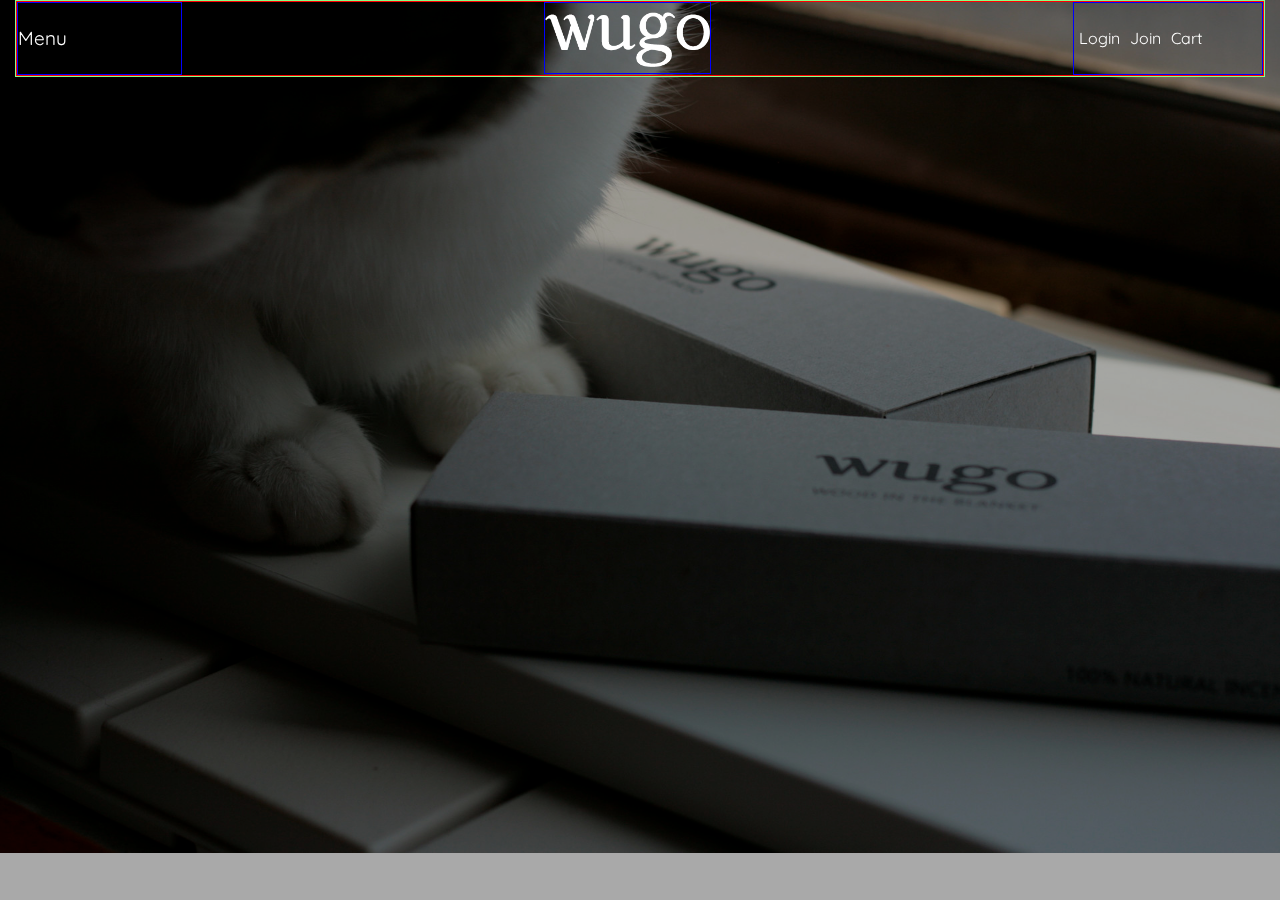
<file: index.html>
<!DOCTYPE html>
<html lang="ko">
  <head>
    <meta charset="UTF-8" />
    <meta http-equiv="X-UA-Compatible" content="IE=edge" />
    <meta name="viewport" content="width=device-width, initial-scale=1.0" />
    <title>스튜디오 우고</title>
    <link rel="stylesheet" href="style/style.css">
    <script src="script/jquery-3.6.0.min.js"></script>
    <script src="script/script.js"></script>

  </head>
  <body>

    <div id="bgCover"></div>

    <div id="wrapFrame">

    <div id="wrap">

        <header id="header" class="flex-container">
            
            <div id="gnbBtn">
                <a href="#">Menu</a>
            </div>
            <!-- div#gnbBtn -->

            <div id="headerLogo">
                <a href="#">
                    <img src="images/mainPage/092daed6f5a5a.png" alt="헤더로고" width="165" height="55">
                </a>
            </div>
            <!-- div#headerLogo -->

            <div id="lnb">
                <ul class="flex-container">
                    <li><a href="subManu/login/login.html">Login</a></li>
                    <li><a href="subManu/join/join.html">Join</a></li>
                    <li><a href="subManu/cart/cart.html">Cart</a></li>
                </ul>
            </div>
            <!-- div#lnb -->

        </header>

        <main id="main">
           

        </main>


    </div>
    <!-- div#wrap  -->


    <div id="sideMenuBG">
      
        <div id="sideMenuArea">

            <div id="sideMenuHeader">
                <a href="#">
                    <img src="images/mainPage/176e1ebc8f5c3.png" alt="메뉴로고" width="85" height="30">
                </a>
            </div>
            <!-- div#sideMenuHeader -->

            <nav id="gnb">
                <ul id="mainMenu">
                    <li class="mainLi"><a href="mainMenu/about/about.html">About</a></li>
                    <li class="mainLi"><a href="mainMenu/shop/shop.html">Shop</a></li>
                    <li class="mainLi"><a href="mainMenu/notice/notice.html">Notice</a></li>
                    <li class="mainLi"><a href="mainMenu/q_And_a/q_and_A.html">Q&A</a></li>
                    <li class="mainLi"><a href="mainMenu/contact/contact.html">Contact</a></li>
                </ul>

            </nav>

            <button type="button">X</button>

        </div>
        <!-- div#sideMenuArea -->

    </div>
    <!-- div#sideMenuBG -->
</div>
<!-- div#wrapFrame -->

  </body>
</html>
</file>
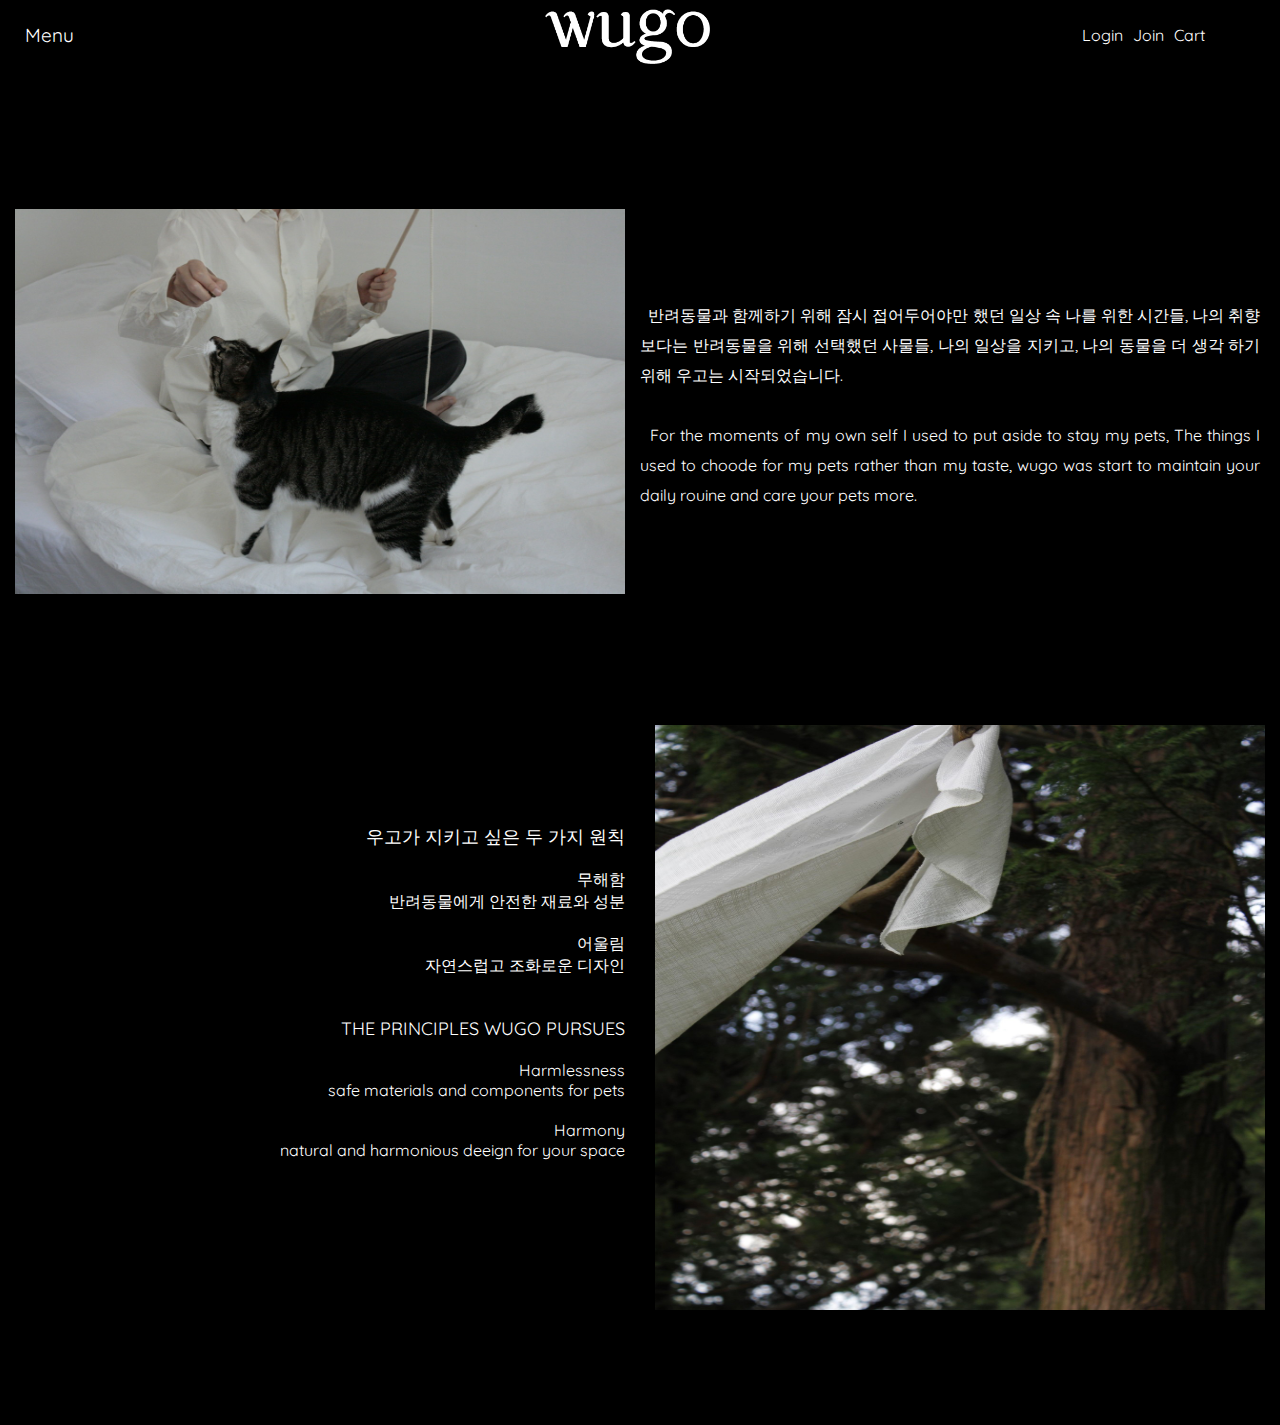
<file: mainMenu/about/about.html>
<!DOCTYPE html>
<html lang="en">
<head>
    <meta charset="UTF-8">
    <meta http-equiv="X-UA-Compatible" content="IE=edge">
    <meta name="viewport" content="width=device-width, initial-scale=1.0">
    <title>우고</title>
    <link rel="stylesheet" href="../../style/style_About.css">
    <script src="../../script/jquery-3.6.0.min.js"></script>
    <script src="../../script/script.js"></script>

</head>
<body>
    <div id="wrapFrame">
      
            <div id="wrap">
    
            <div id="stickyArea">
            <header id="header" class="flex-container">
                
                <div id="gnbBtn">
                    <a href="#">Menu</a>
                </div>
                <!-- div#gnbBtn -->
    
                <div id="headerLogo">
                    <a href="../../index.html">
                        <img src="../../images/mainPage/092daed6f5a5a.png" alt="헤더로고" width="165" height="55">
                    </a>
                </div>
                <!-- div#headerLogo -->
    
                <div id="lnb">
                    <ul class="flex-container">
                        <li><a href="../../subManu/login/login.html">Login</a></li>
                        <li><a href="../../subManu/join/join.html">Join</a></li>
                        <li><a href="../../subManu/cart/cart.html">Cart</a></li>
                    </ul>
                </div>
                <!-- div#lnb -->
    
            </header>
        
        </div>
        <!-- div#stickyArea -->
        

    
            <main id="main">

                <div id="about1">
                    <ul class="flex-container">
                        <li><img src="../../images/about/b8c814d7c1589.jpg" alt="소개이미지" width="610" height="385"></li>
                        <li class="aboutLi"> &nbsp; 반려동물과 함께하기 위해 잠시 접어두어야만 했던 일상 속 나를 위한 시간들, 
                               나의 취향보다는 반려동물을 위해 선택했던 사물들, 나의 일상을 지키고,
                               나의 동물을 더 생각 하기 위해 우고는 시작되었습니다. 
                                <br> <br>
                                &nbsp; For the moments of my own self I used to put aside to stay my pets,
                                The things I used to choode for my pets rather than my taste,
                                wugo was start to maintain your daily rouine and care your pets more.
                            </li>
                    </ul>
                </div>
                <div id="about2">
                    <ul class="flex-container">
                        <li class="aboutLi">
                            <h2>우고가 지키고 싶은 두 가지 원칙</h2>
                            <p>
                            무해함 <br>
                            반려동물에게 안전한 재료와 성분 
                            <br><br>
                            어울림 <br>
                            자연스럽고 조화로운 디자인
                          </p>

                            <h2>THE PRINCIPLES WUGO PURSUES</h2>
                            <p>
                            Harmlessness <br>
                            safe materials and components for pets 
                            <br><br>
                            Harmony <br>
                            natural and harmonious deeign for your space
                            </p>

                        </li>
                        <li><img src="../../images/about/a55d6ec0bd354.jpg" alt="소개이미지" width="610" height="585"></li>
                    </ul>
                </div>
               
    
            </main>
    
    
        </div>
        <!-- div#wrap  -->
        
    
    
        <div id="sideMenuBG">
          
            <div id="sideMenuArea">
    
                <div id="sideMenuHeader">
                    <a href="#">
                        <img src="../../images/mainPage/176e1ebc8f5c3.png" alt="메뉴로고" width="85" height="30">
                    </a>
                </div>
                <!-- div#sideMenuHeader -->
    
                <nav id="gnb">
                    <ul id="mainMenu">
                        <li class="mainLi"><a href="about.html">About</a></li>
                        <li class="mainLi"><a href="../shop/shop.html">Shop</a></li>
                        <li class="mainLi"><a href="../notice/notice.html">Notice</a></li>
                        <li class="mainLi"><a href="../q_And_a/q_and_A.html">Q&A</a></li>
                        <li class="mainLi"><a href="../contact/contact.html">Contact</a></li>
                    </ul>
    
                </nav>
    
                <button type="button">X</button>
    
            </div>
            <!-- div#sideMenuArea -->
    
        </div>
        <!-- div#sideMenuBG -->
    </div>
    <!-- div#wrapFrame -->



</body>
</html>
</file>
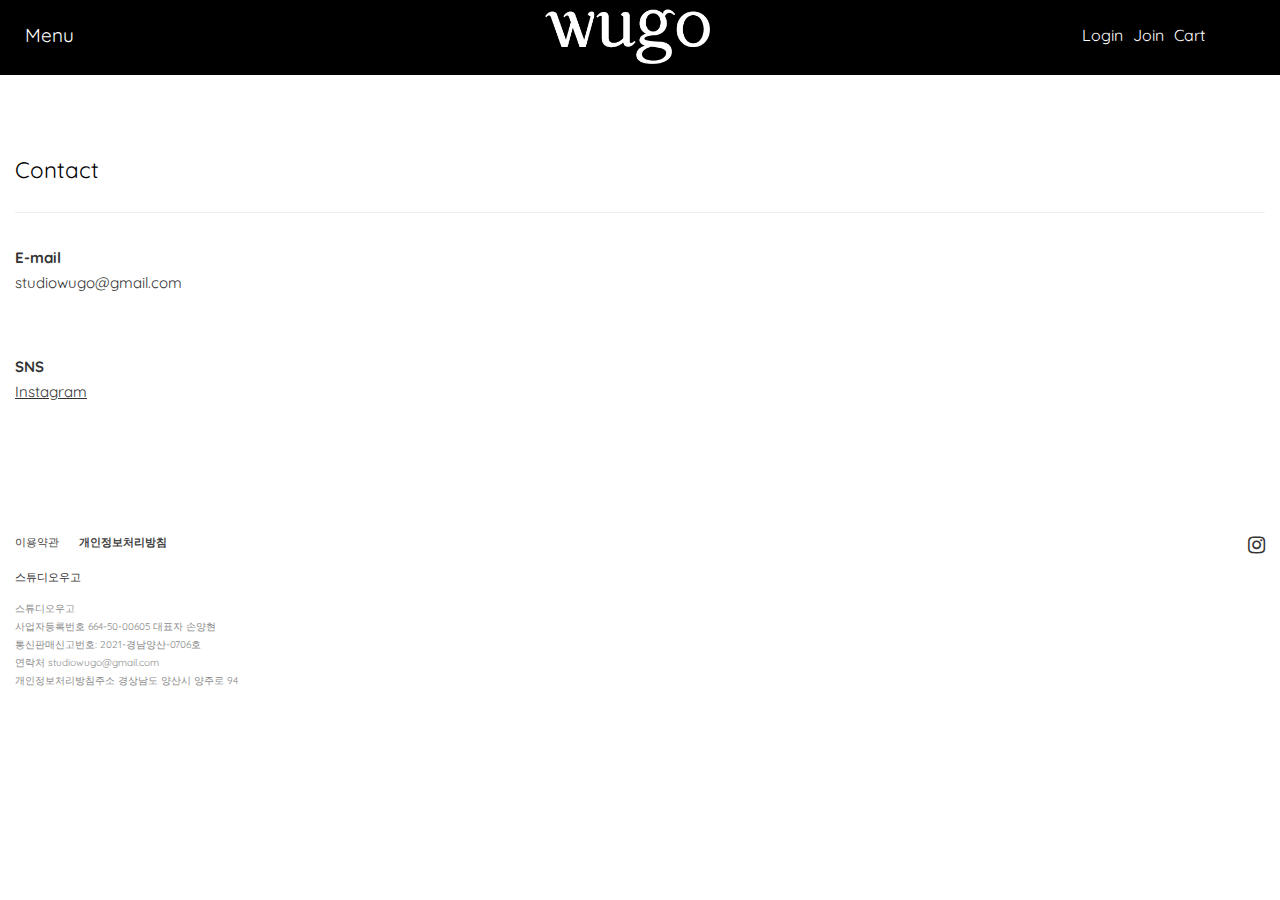
<file: mainMenu/contact/contact.html>
<!DOCTYPE html>
<html lang="ko">
  <head>
    <meta charset="UTF-8" />
    <meta http-equiv="X-UA-Compatible" content="IE=edge" />
    <meta name="viewport" content="width=device-width, initial-scale=1.0" />
    <title>우고</title>

    <link
      rel="stylesheet"
      href="https://cdnjs.cloudflare.com/ajax/libs/font-awesome/4.7.0/css/font-awesome.min.css"
    />

    <link rel="stylesheet" href="../../style/style_contact.css" />
    <script src="../../script/jquery-3.6.0.min.js"></script>
    <script src="../../script/script.js"></script>
  </head>
  <body>
    <div id="wrapFrame">
      <div id="stickyArea">
        <div id="headerFrame">
          <div id="wrap">
            <header id="header" class="flex-container">
              <div id="gnbBtn">
                <a href="#">Menu</a>
              </div>
              <!-- div#gnbBtn -->

              <div id="headerLogo">
                <a href="../../index.html">
                  <img
                    src="../../images/mainPage/092daed6f5a5a.png"
                    alt="헤더로고"
                    width="165"
                    height="55"
                  />
                </a>
              </div>
              <!-- div#headerLogo -->

              <div id="lnb">
                <ul class="flex-container">
                  <li><a href="../../subManu/login/login.html">Login</a></li>
                  <li><a href="../../subManu/join/join.html">Join</a></li>
                  <li><a href="../../subManu/cart/cart.html">Cart</a></li>
                </ul>
              </div>
              <!-- div#lnb -->
            </header>
          </div>
          <!-- div#wrap  -->
        </div>
        <!-- div#headerFrame -->
      </div>
      <!-- div#stickyArea -->

      <main id="main">
      
        <div id="contact">

            <h2>Contact</h2>

            <p>E-mail</p>
            <span>studiowugo@gmail.com</span>

            <p>SNS</p>
            <span id="snsPoint">Instagram</span>

        </div>
        <!-- div#contact -->



        <footer id="footer">
          <div id="footerMenu" class="flex-container">
            <ul class="flex-container">
              <li><a href="#">이용약관</a></li>
              <li><a href="#">개인정보처리방침</a></li>
            </ul>

            <div id="snsIcon">
              <a href="#">
                <i class="fa fa-instagram" style="font-size: 20px"></i>
              </a>
            </div>
            <!-- div#snsIcon -->
          </div>
          <!-- div#footerMenu -->

          <div id="footerItem">
            <p>스튜디오우고</p>

            <span>
              스튜디오우고 <br />
              사업자등록번호 664-50-00605 대표자 손양현 <br />
              통신판매신고번호: 2021-경남양산-0706호 <br />
              연락처 studiowugo@gmail.com <br />
              개인정보처리방침주소 경상남도 양산시 양주로 94
            </span>
          </div>
          <!-- div#footerItem -->
        </footer>
      </main>

      <div id="sideMenuBG">
        <div id="sideMenuArea">
          <div id="sideMenuHeader">
            <a href="#">
              <img
                src="../../images/mainPage/176e1ebc8f5c3.png"
                alt="메뉴로고"
                width="85"
                height="30"
              />
            </a>
          </div>
          <!-- div#sideMenuHeader -->

          <nav id="gnb">
            <ul id="mainMenu">
              <li class="mainLi"><a href="../about/about.html">About</a></li>
              <li class="mainLi"><a href="../shop/shop.html">Shop</a></li>
              <li class="mainLi"><a href="../notice/notice.html">Notice</a></li>
              <li class="mainLi"><a href="../q_And_a/q_and_A.html">Q&A</a></li>
              <li class="mainLi"><a href="contact.html">Contact</a></li>
            </ul>
          </nav>

          <button type="button">X</button>
        </div>
        <!-- div#sideMenuArea -->
      </div>
      <!-- div#sideMenuBG -->
    </div>
    <!-- div#wrapFrame -->
  </body>
</html>
</file>
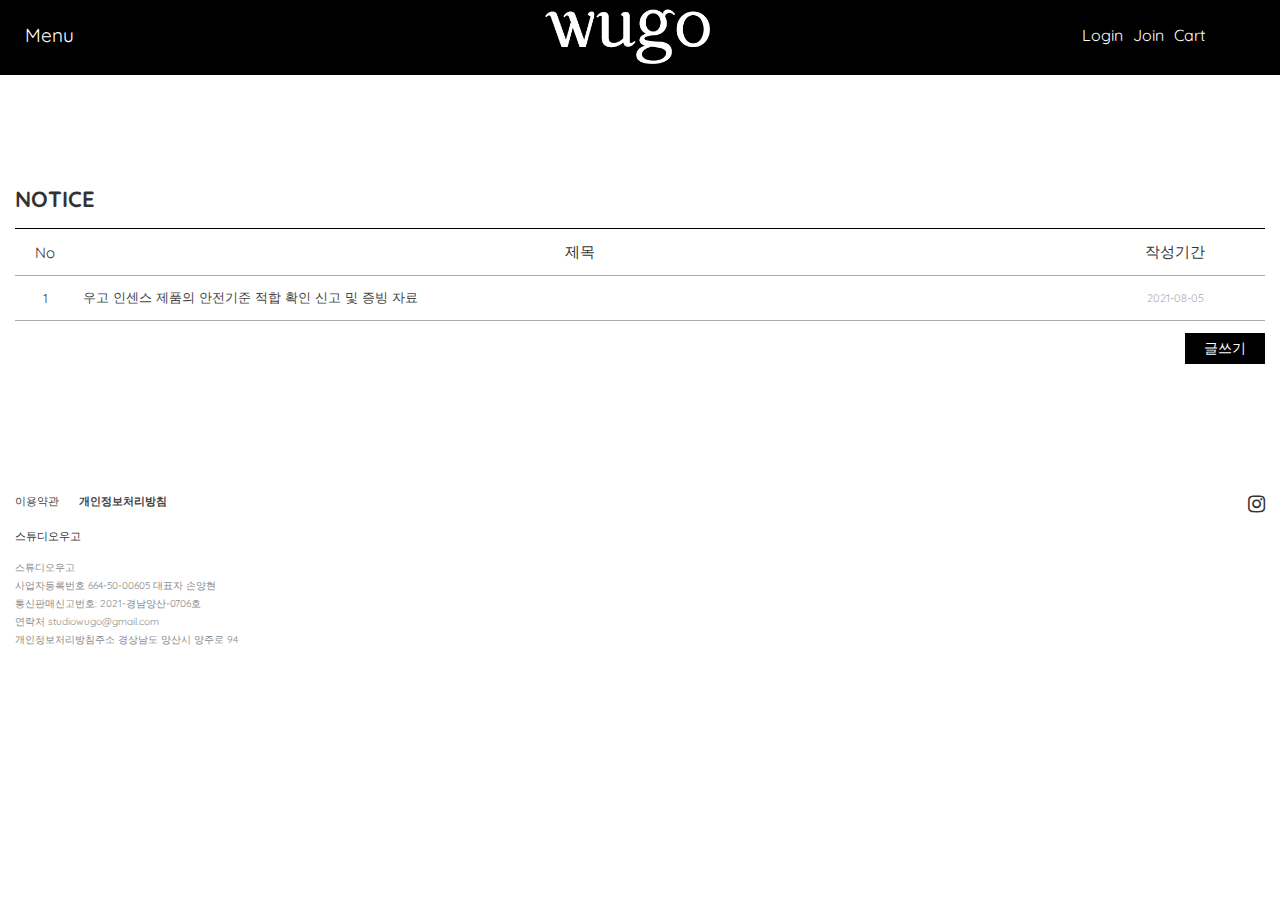
<file: mainMenu/notice/notice.html>
<!DOCTYPE html>
<html lang="ko">
<head>
    <meta charset="UTF-8">
    <meta http-equiv="X-UA-Compatible" content="IE=edge">
    <meta name="viewport" content="width=device-width, initial-scale=1.0">
    <title>우고</title>

    <link rel="stylesheet" href="https://cdnjs.cloudflare.com/ajax/libs/font-awesome/4.7.0/css/font-awesome.min.css">

    <link rel="stylesheet" href="../../style/style_Notice.css">
    <script src="../../script/jquery-3.6.0.min.js"></script>
    <script src="../../script/script.js"></script>

</head>
<body>

    <div id="wrapFrame">

        
        <div id="stickyArea">
                
            <div id="headerFrame">

        <div id="wrap">
    
                <header id="header" class="flex-container">
                    
                    <div id="gnbBtn">
                        <a href="#">Menu</a>
                    </div>
                    <!-- div#gnbBtn -->
        
                    <div id="headerLogo">
                        <a href="../../index.html">
                            <img src="../../images/mainPage/092daed6f5a5a.png" alt="헤더로고" width="165" height="55">
                        </a>
                    </div>
                    <!-- div#headerLogo -->
        
                    <div id="lnb">
                        <ul class="flex-container">
                            <li><a href="../../subManu/login/login.html">Login</a></li>
                            <li><a href="../../subManu/join/join.html">Join</a></li>
                            <li><a href="../../subManu/cart/cart.html">Cart</a></li>
                        </ul>
                    </div>
                    <!-- div#lnb -->
        
                </header>
    
        </div>
        <!-- div#wrap  -->

    </div>
    <!-- div#headerFrame -->
    </div>
    <!-- div#stickyArea -->

             
    <main id="main">

        <div id="bbs">
        
        <h3>NOTICE</h3>

        <table>
            <tbody>
                <tr>
                    <th >No</th>
                    <th>제목</th>
                    <th>작성기간</th>
                </tr>
                <tr>
                    <td>1</td>
                    <td id="title">
                        <a href="#">우고 인센스 제품의 안전기준 적합 확인 신고 및 증빙 자료</a></td>
                    <td>2021-08-05</td>
                </tr>
             
            </tbody>
        </table>

        <button type="button">글쓰기</button>


    </div>
    <!-- div#bbs -->


    <footer id="footer">

        <div id="footerMenu" class="flex-container">

            <ul class="flex-container">
                <li> <a href="#">이용약관</a></li>
                <li> <a href="#">개인정보처리방침</a></li>
            </ul>

            <div id="snsIcon">
            <a href="#">
                <i class="fa fa-instagram" style="font-size:20px;"></i>
            </a>
        </div>
        <!-- div#snsIcon -->

        </div>
        <!-- div#footerMenu -->
        
        <div id="footerItem">

            <p>스튜디오우고</p>

            <span>
                스튜디오우고 <br>
                사업자등록번호 664-50-00605 대표자 손양현 <br>
                통신판매신고번호: 2021-경남양산-0706호 <br>
                연락처 studiowugo@gmail.com <br>
                개인정보처리방침주소 경상남도 양산시 양주로 94

            </span>

        </div>
        <!-- div#footerItem -->


    </footer>
       

    </main>


    
    
        <div id="sideMenuBG">
          
            <div id="sideMenuArea">
    
                <div id="sideMenuHeader">
                    <a href="#">
                        <img src="../../images/mainPage/176e1ebc8f5c3.png" alt="메뉴로고" width="85" height="30">
                    </a>
                </div>
                <!-- div#sideMenuHeader -->
    
                <nav id="gnb">
                    <ul id="mainMenu">
                        <li class="mainLi"><a href="../about/about.html">About</a></li>
                        <li class="mainLi"><a href="../shop/shop.html">Shop</a></li>
                        <li class="mainLi"><a href="mainMenu/notice/notice.html">Notice</a></li>
                        <li class="mainLi"><a href="../q_And_a/q_and_A.html">Q&A</a></li>
                        <li class="mainLi"><a href="../contact/contact.html">Contact</a></li>
                    </ul>
    
                </nav>
    
                <button type="button">X</button>
    
            </div>
            <!-- div#sideMenuArea -->
    
        </div>
        <!-- div#sideMenuBG -->
    </div>
    <!-- div#wrapFrame -->
    
</body>
</html>
</file>
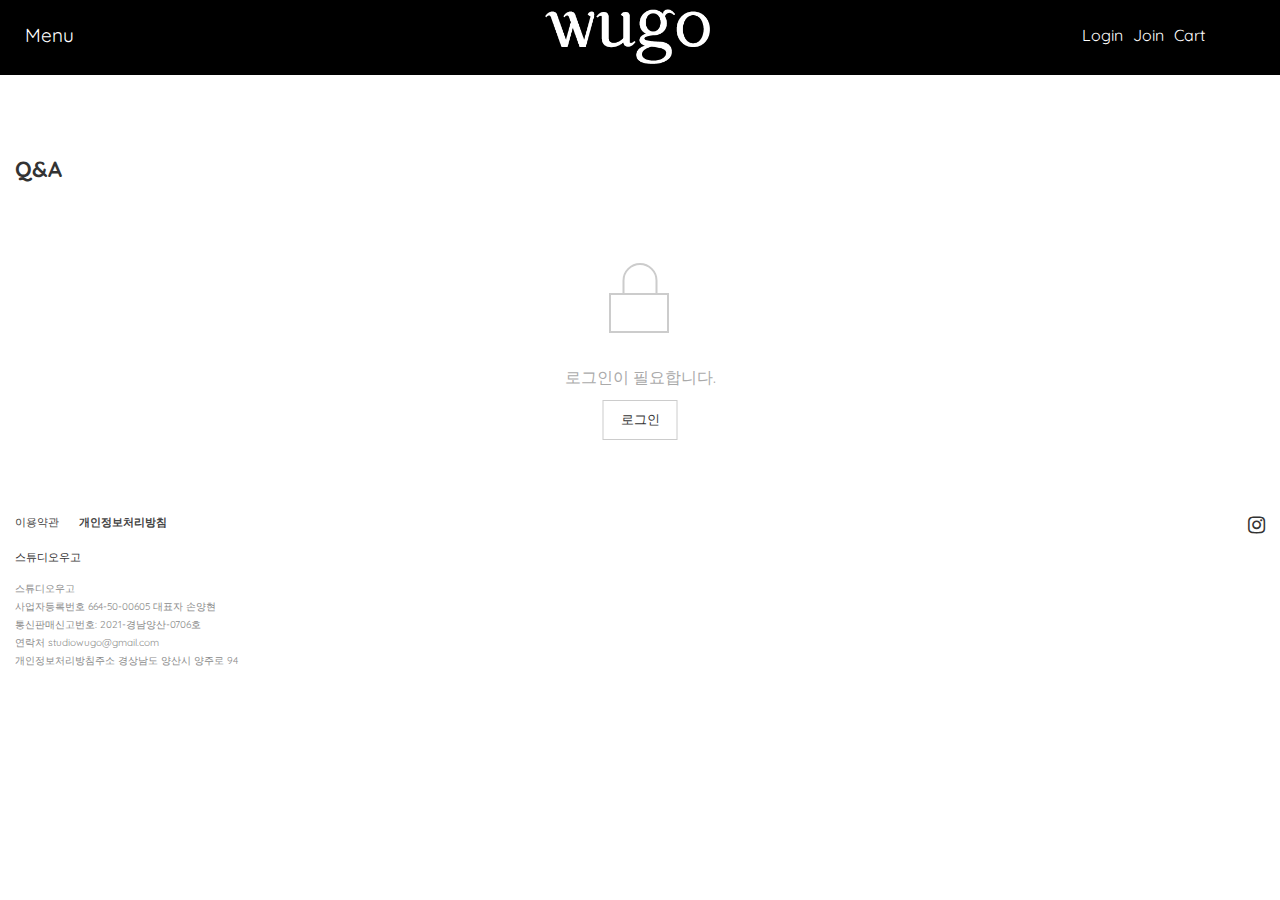
<file: mainMenu/q_And_a/q_and_A.html>
<!DOCTYPE html>
<html lang="ko">
  <head>
    <meta charset="UTF-8" />
    <meta http-equiv="X-UA-Compatible" content="IE=edge" />
    <meta name="viewport" content="width=device-width, initial-scale=1.0" />
    <title>우고</title>

    <link
      rel="stylesheet"
      href="https://cdnjs.cloudflare.com/ajax/libs/font-awesome/4.7.0/css/font-awesome.min.css"
    />

    <link rel="stylesheet" href="../../style/style_q_And_a.css" />
    <script src="../../script/jquery-3.6.0.min.js"></script>
    <script src="../../script/script.js"></script>
  </head>
  <body>
    <div id="wrapFrame">
      <div id="stickyArea">
        <div id="headerFrame">
          <div id="wrap">
            <header id="header" class="flex-container">
              <div id="gnbBtn">
                <a href="#">Menu</a>
              </div>
              <!-- div#gnbBtn -->

              <div id="headerLogo">
                <a href="../../index.html">
                  <img
                    src="../../images/mainPage/092daed6f5a5a.png"
                    alt="헤더로고"
                    width="165"
                    height="55"
                  />
                </a>
              </div>
              <!-- div#headerLogo -->

              <div id="lnb">
                <ul class="flex-container">
                  <li><a href="../../subManu/login/login.html">Login</a></li>
                  <li><a href="../../subManu/join/join.html">Join</a></li>
                  <li><a href="../../subManu/cart/cart.html">Cart</a></li>
                </ul>
              </div>
              <!-- div#lnb -->
            </header>
          </div>
          <!-- div#wrap  -->
        </div>
        <!-- div#headerFrame -->
      </div>
      <!-- div#stickyArea -->

      <main id="main">
      
        <div id="qAndaBbs">

            <h3>Q&A</h3>

            <div id="lock" >
            <span id="round"></span>
            <span id="square"></span>

            
            <p>로그인이 필요합니다.</p>


        </div>
        <!-- div#lock -->

        <a href="../../subManu/login/login.html">
        <button type="button">로그인</button>
    </a>
        </div>
        <!-- div#qAndaBbs -->








        <footer id="footer">
          <div id="footerMenu" class="flex-container">
            <ul class="flex-container">
              <li><a href="#">이용약관</a></li>
              <li><a href="#">개인정보처리방침</a></li>
            </ul>

            <div id="snsIcon">
              <a href="#">
                <i class="fa fa-instagram" style="font-size: 20px"></i>
              </a>
            </div>
            <!-- div#snsIcon -->
          </div>
          <!-- div#footerMenu -->

          <div id="footerItem">
            <p>스튜디오우고</p>

            <span>
              스튜디오우고 <br />
              사업자등록번호 664-50-00605 대표자 손양현 <br />
              통신판매신고번호: 2021-경남양산-0706호 <br />
              연락처 studiowugo@gmail.com <br />
              개인정보처리방침주소 경상남도 양산시 양주로 94
            </span>
          </div>
          <!-- div#footerItem -->
        </footer>
      </main>

      <div id="sideMenuBG">
        <div id="sideMenuArea">
          <div id="sideMenuHeader">
            <a href="#">
              <img
                src="../../images/mainPage/176e1ebc8f5c3.png"
                alt="메뉴로고"
                width="85"
                height="30"
              />
            </a>
          </div>
          <!-- div#sideMenuHeader -->

          <nav id="gnb">
            <ul id="mainMenu">
              <li class="mainLi"><a href="../about/about.html">About</a></li>
              <li class="mainLi"><a href="../shop/shop.html">Shop</a></li>
              <li class="mainLi"><a href="../notice/notice.html">Notice</a></li>
              <li class="mainLi"><a href="q_and_A.html">Q&A</a></li>
              <li class="mainLi"><a href="../contact/contact.html">Contact</a></li>
            </ul>
          </nav>

          <button type="button">X</button>
        </div>
        <!-- div#sideMenuArea -->
      </div>
      <!-- div#sideMenuBG -->
    </div>
    <!-- div#wrapFrame -->
  </body>
</html>
</file>
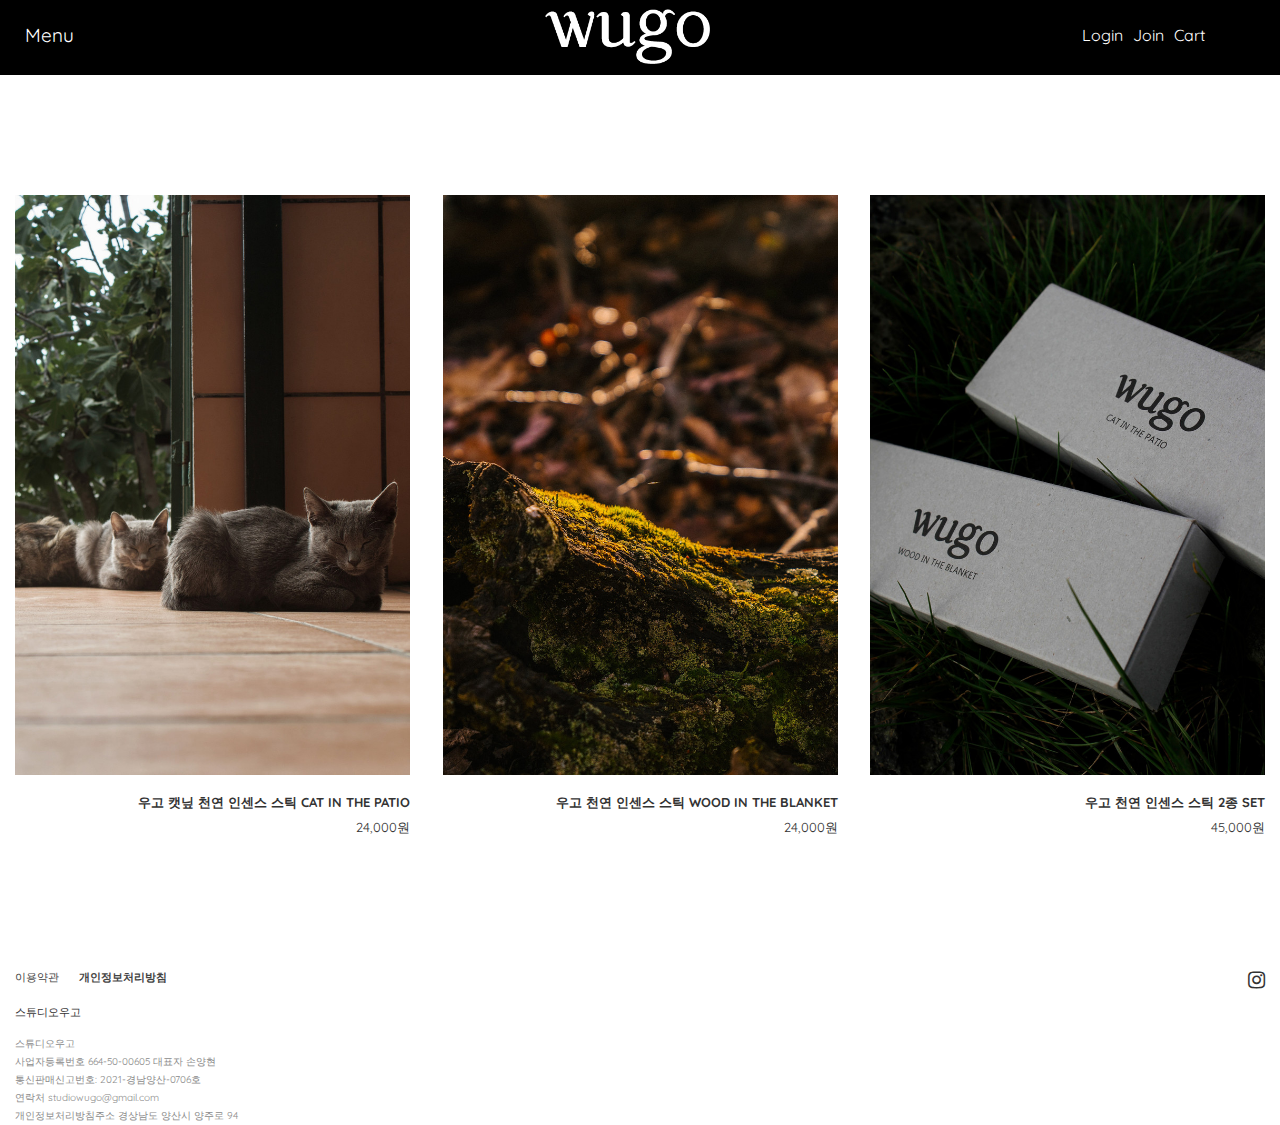
<file: mainMenu/shop/shop.html>
<!DOCTYPE html>
<html lang="ko">
  <head>
    <meta charset="UTF-8" />
    <meta http-equiv="X-UA-Compatible" content="IE=edge" />
    <meta name="viewport" content="width=device-width, initial-scale=1.0" />
    <title>우고</title>

    <link
      rel="stylesheet"
      href="https://cdnjs.cloudflare.com/ajax/libs/font-awesome/4.7.0/css/font-awesome.min.css"
    />

    <link rel="stylesheet" href="../../style/style_shop.css" />
    <script src="../../script/jquery-3.6.0.min.js"></script>
    <script src="../../script/script.js"></script>
  </head>
  <body>
    <div id="wrapFrame">
      <div id="stickyArea">
        <div id="headerFrame">
          <div id="wrap">
            <header id="header" class="flex-container">
              <div id="gnbBtn">
                <a href="#">Menu</a>
              </div>
              <!-- div#gnbBtn -->

              <div id="headerLogo">
                <a href="../../index.html">
                  <img
                    src="../../images/mainPage/092daed6f5a5a.png"
                    alt="헤더로고"
                    width="165"
                    height="55"
                  />
                </a>
              </div>
              <!-- div#headerLogo -->

              <div id="lnb">
                <ul class="flex-container">
                  <li><a href="../../subManu/login/login.html">Login</a></li>
                  <li><a href="../../subManu/join/join.html">Join</a></li>
                  <li><a href="../../subManu/cart/cart.html">Cart</a></li>
                </ul>
              </div>
              <!-- div#lnb -->
            </header>
          </div>
          <!-- div#wrap  -->
        </div>
        <!-- div#headerFrame -->
      </div>
      <!-- div#stickyArea -->

      <main id="main" >

        <div id="goodsShop" class="flex-container">

        <div class="articleFrame">
          <a href="shop_Goods1.html">
            <div class="articleImage">
                
                <img class="first" src="../../images/shop/goods1/goods1_1.jpg" alt="상품이미지" width="395" height="580">
                <img class="second" src="../../images/shop/goods1/goods1_2.jpg" alt="상품이미지" width="395" height="580">
        
            </div>
            <!-- div.articleImage -->
            <div class="goodsName">우고 캣닢 천연 인센스 스틱 CAT IN THE PATIO</div>
            <div class="goodsPrice">24,000</div>
          </a>
        </div>
        <!-- div.articleFrame -->

        <div class="articleFrame">
          <a href="shop_Goods2.html">
            <div class="articleImage">
               
                <img class="first" src="../../images/shop/goods2/goods2_1.jpg" alt="상품이미지" width="395" height="580">
                <img class="second" src="../../images/shop/goods2/goods2_2.jpg" alt="상품이미지" width="395" height="580">
            
            </div>
            <!-- div.articleImage -->
            <div class="goodsName">우고 천연 인센스 스틱 WOOD IN THE BLANKET</div>
            <div class="goodsPrice">24,000</div>
          </a>
        </div>
        <!-- div.articleFrame -->

        <div class="articleFrame">
          <a href="shop_Goods3.html">
            <div class="articleImage">
                
                <img class="first" src="../../images/shop/goods3/goods3_1.jpg" alt="상품이미지" width="395" height="580">
                <img class="second" src="../../images/shop/goods3/goods3_2.jpg" alt="상품이미지" width="395" height="580">
                
            </div>
            <!-- div.articleImage -->
            <div class="goodsName">우고 천연 인센스 스틱 2종 SET</div>
            <div class="goodsPrice">45,000</div>
          </a>
        </div>
        <!-- div.articleFrame -->

        

        

    </div>
    <!-- div#goodsShop -->
    



        <footer id="footer">
          <div id="footerMenu" class="flex-container">
            <ul class="flex-container">
              <li><a href="#">이용약관</a></li>
              <li><a href="#">개인정보처리방침</a></li>
            </ul>

            <div id="snsIcon">
              <a href="#">
                <i class="fa fa-instagram" style="font-size: 20px"></i>
              </a>
            </div>
            <!-- div#snsIcon -->
          </div>
          <!-- div#footerMenu -->

          <div id="footerItem">
            <p>스튜디오우고</p>

            <span>
              스튜디오우고 <br />
              사업자등록번호 664-50-00605 대표자 손양현 <br />
              통신판매신고번호: 2021-경남양산-0706호 <br />
              연락처 studiowugo@gmail.com <br />
              개인정보처리방침주소 경상남도 양산시 양주로 94
            </span>
          </div>
          <!-- div#footerItem -->
        </footer>
      </main>

      <div id="sideMenuBG">
        <div id="sideMenuArea">
          <div id="sideMenuHeader">
            <a href="#">
              <img
                src="../../images/mainPage/176e1ebc8f5c3.png"
                alt="메뉴로고"
                width="85"
                height="30"
              />
            </a>
          </div>
          <!-- div#sideMenuHeader -->

          <nav id="gnb">
            <ul id="mainMenu">
              <li class="mainLi"><a href="../about/about.html">About</a></li>
              <li class="mainLi"><a href="shop.html">Shop</a></li>
              <li class="mainLi"><a href="../notice/notice.html">Notice</a></li>
              <li class="mainLi"><a href="../q_And_a/q_and_A.html">Q&A</a></li>
              <li class="mainLi"><a href="../contact/contact.html">Contact</a></li>
            </ul>
          </nav>

          <button type="button">X</button>
        </div>
        <!-- div#sideMenuArea -->
      </div>
      <!-- div#sideMenuBG -->
    </div>
    <!-- div#wrapFrame -->
  </body>
</html>
</file>
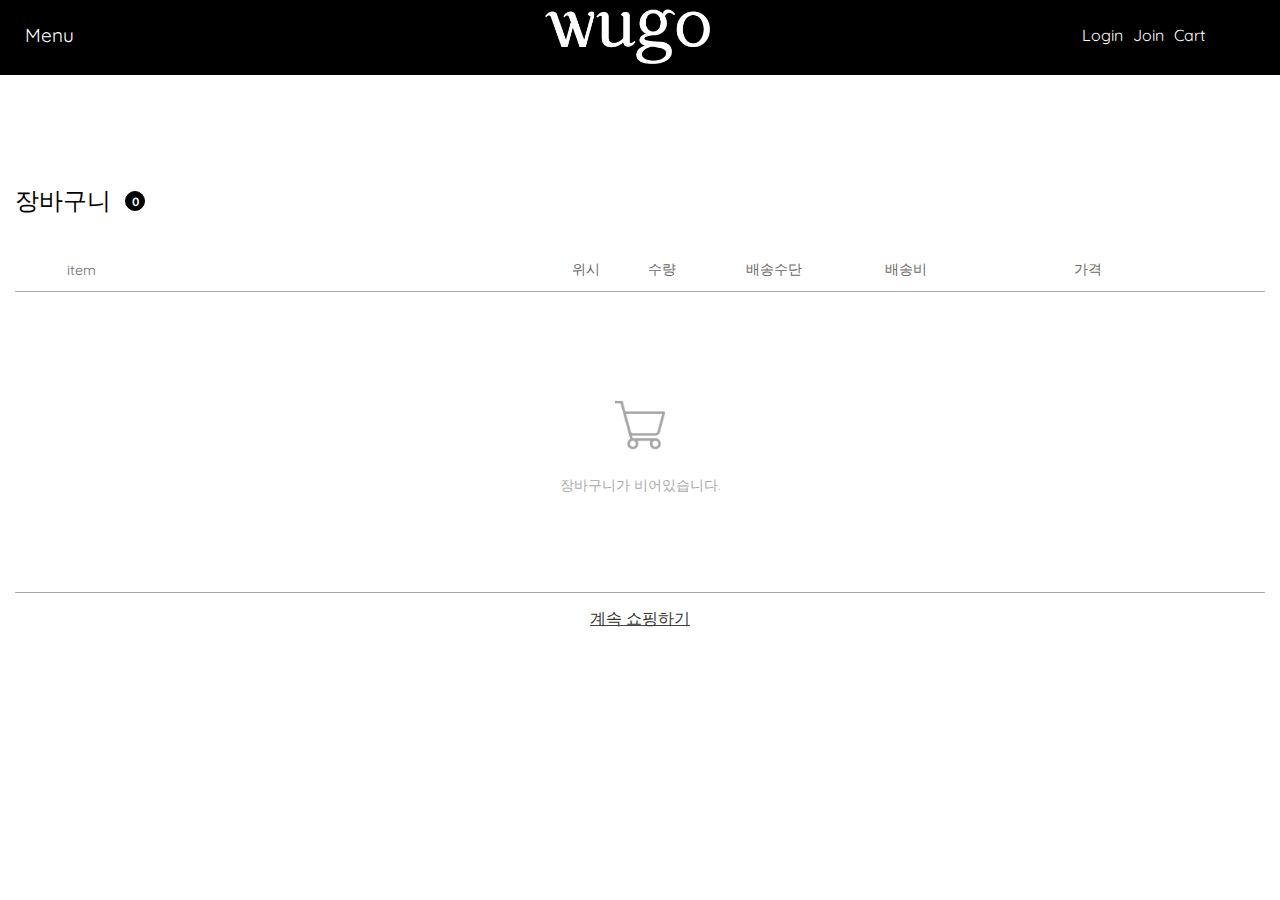
<file: subManu/cart/cart.html>
<!DOCTYPE html>
<html lang="ko">
  <head>
    <meta charset="UTF-8" />
    <meta http-equiv="X-UA-Compatible" content="IE=edge" />
    <meta name="viewport" content="width=device-width, initial-scale=1.0" />
    <title>우고</title>

    <link
      rel="stylesheet"
      href="https://cdnjs.cloudflare.com/ajax/libs/font-awesome/4.7.0/css/font-awesome.min.css"
    />
    <link rel="stylesheet" href="../../style/style_Cart.css" />

    <script src="../../script/jquery-3.6.0.min.js"></script>
    <script src="../../script/script.js"></script>
  

</head>
  <body>
    <div id="wrapFrame">
        <div id="headerFrame">
          <div id="wrap">
            <header id="header" class="flex-container">
              <div id="gnbBtn">
                <a href="#">Menu</a>
              </div>
              <!-- div#gnbBtn -->

              <div id="headerLogo">
                <a href="../../index.html">
                  <img
                    src="../../images/mainPage/092daed6f5a5a.png"
                    alt="헤더로고"
                    width="165"
                    height="55"
                  />
                </a>
              </div>
              <!-- div#headerLogo -->

              <div id="lnb">
                <ul class="flex-container">
                  <li><a href="../login/login.html">Login</a></li>
                  <li><a href="#">Join</a></li>
                  <li><a href="#">Cart</a></li>
                </ul>
              </div>
              <!-- div#lnb -->
            </header>
          </div>
          <!-- div#wrap  -->

        </div>
        <!-- div#headerFrame -->

          
        <main id="main">

            <div id="cart">

        <div id="cartHeader">
            <h2>장바구니</h2>
            <span>0</span>
        </div>
        <!-- div#cartHeader -->

        <div id="cartMain">
            <table>
                <tbody>
                    <tr>
                        <th>item</th>
                        <th>위시</th>
                        <th>수량</th>
                        <th>배송수단</th>
                        <th>배송비</th>
                        <th>가격</th>
                    </tr>

                </tbody>
            </table>

            
            <span>
                <img src="../../images/icon/shopping-cart.png" alt="" width="50" height="50">
            </span>
            <p>장바구니가 비어있습니다.</p>

        </div>
        <!-- div#cartMain -->

            <a href="../../index.html">
            <p>계속 쇼핑하기</p>
             </a>

        </div>
        <!-- div#cart -->

        </main>


      <div id="sideMenuBG">
        <div id="sideMenuArea">
          <div id="sideMenuHeader">
            <a href="#">
              <img
                src="../../images/mainPage/176e1ebc8f5c3.png"
                alt="메뉴로고"
                width="85"
                height="30"
              />
            </a>
          </div>
          <!-- div#sideMenuHeader -->

          <nav id="gnb">
            <ul id="mainMenu">
              <li class="mainLi"><a href="../../mainMenu/about/about.html">About</a></li>
              <li class="mainLi"><a href="../../mainMenu/shop/shop.html">Shop</a></li>
              <li class="mainLi"><a href="../../mainMenu/notice/notice.html">Notice</a></li>
              <li class="mainLi"><a href="../../mainMenu/q_And_a/q_and_A.html">Q&A</a></li>
              <li class="mainLi"><a href="../../mainMenu/contact/contact.html">Contact</a></li>
            </ul>
          </nav>

          <button type="button">X</button>
        </div>
        <!-- div#sideMenuArea -->
      </div>
      <!-- div#sideMenuBG -->
    </div>
    <!-- div#wrapFrame -->
  </body>
</html>
</file>
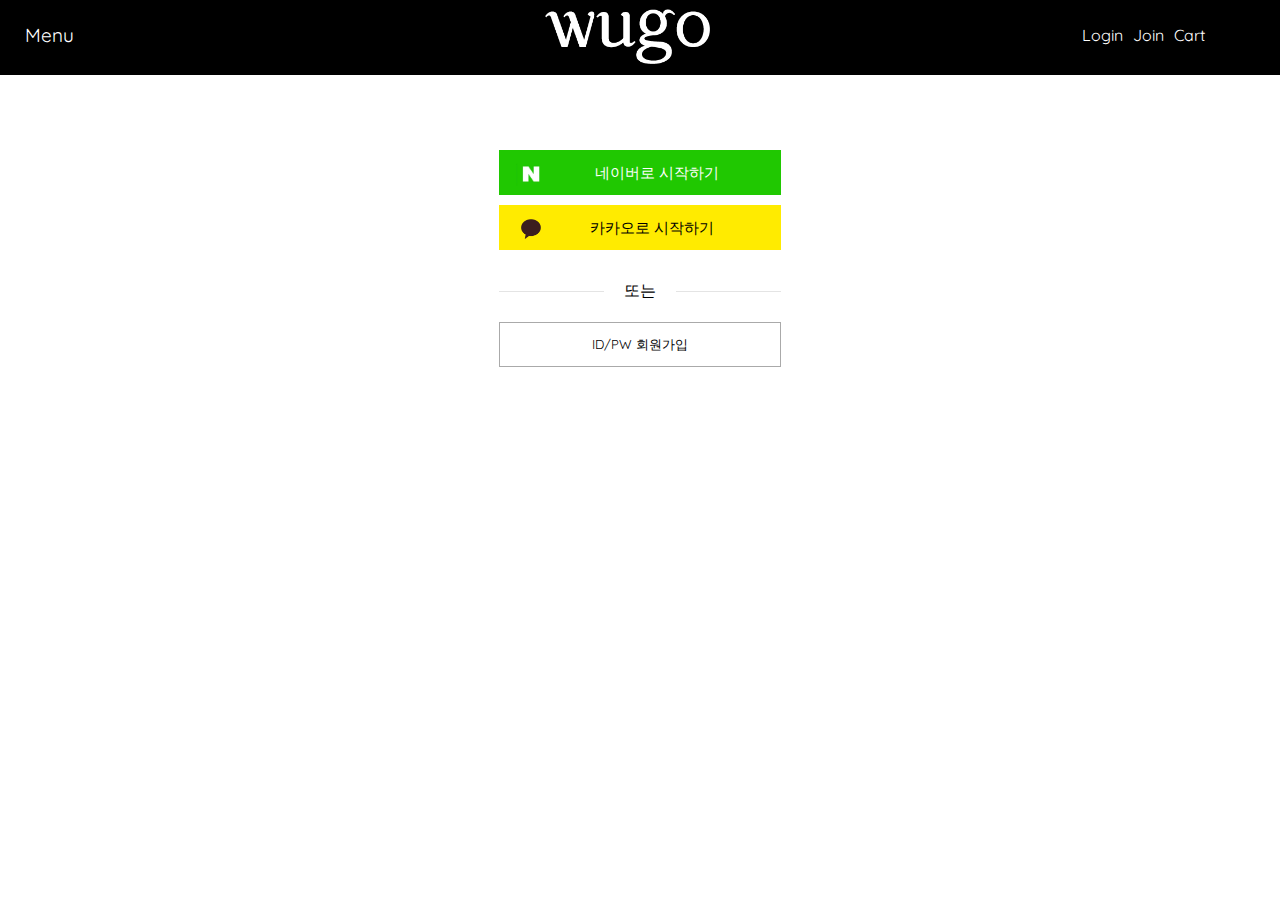
<file: subManu/join/join.html>
<!DOCTYPE html>
<html lang="ko">
  <head>
    <meta charset="UTF-8" />
    <meta http-equiv="X-UA-Compatible" content="IE=edge" />
    <meta name="viewport" content="width=device-width, initial-scale=1.0" />
    <title>우고</title>

    <link
      rel="stylesheet"
      href="https://cdnjs.cloudflare.com/ajax/libs/font-awesome/4.7.0/css/font-awesome.min.css"
    />
    <link rel="stylesheet" href="../../style/style_Join.css" />

    <script src="../../script/jquery-3.6.0.min.js"></script>
    <script src="../../script/script.js"></script>
  

</head>
  <body>
    <div id="wrapFrame">
        <div id="headerFrame">
          <div id="wrap">
            <header id="header" class="flex-container">
              <div id="gnbBtn">
                <a href="#">Menu</a>
              </div>
              <!-- div#gnbBtn -->

              <div id="headerLogo">
                <a href="../../index.html">
                  <img
                    src="../../images/mainPage/092daed6f5a5a.png"
                    alt="헤더로고"
                    width="165"
                    height="55"
                  />
                </a>
              </div>
              <!-- div#headerLogo -->

              <div id="lnb">
                <ul class="flex-container">
                  <li><a href="../login/login.html">Login</a></li>
                  <li><a href="join.html">Join</a></li>
                  <li><a href="../cart/cart.html">Cart</a></li>
                </ul>
              </div>
              <!-- div#lnb -->
            </header>
          </div>
          <!-- div#wrap  -->

        </div>
        <!-- div#headerFrame -->

        <main id="main">

            <div id="loginFrame">
    
                <div id="snsLogin">
                    <p>
                        <span>
                            <img src="../../images/icon/naver.jpg" alt="네이버로고" width="30" height="30">
                        </span>
                        네이버로 시작하기
                    </p>
    
                    <p>
                        <span>
                            <img src="../../images/icon/kako.png" alt="카카오로고" width="20" height="20">
                        </span>
                        카카오로 시작하기
                    </p>
    
                </div>
                <!-- div#snsLogin -->
    
               
                <fieldset>
                    <legend>또는</legend>
    
                    <a href="join_access_terms.html">
                    <button type="button">ID/PW 회원가입</button>
                    </a>

                </fieldset>
    
    
    
            </div>
            <!-- div#loginFrame -->
    
        </main>

      <div id="sideMenuBG">
        <div id="sideMenuArea">
          <div id="sideMenuHeader">
            <a href="#">
              <img
                src="../../images/mainPage/176e1ebc8f5c3.png"
                alt="메뉴로고"
                width="85"
                height="30"
              />
            </a>
          </div>
          <!-- div#sideMenuHeader -->

          <nav id="gnb">
            <ul id="mainMenu">
              <li class="mainLi"><a href="../../mainMenu/about/about.html">About</a></li>
              <li class="mainLi"><a href="../../mainMenu/shop/shop.html">Shop</a></li>
              <li class="mainLi"><a href="../../mainMenu/notice/notice.html">Notice</a></li>
              <li class="mainLi"><a href="../../mainMenu/q_And_a/q_and_A.html">Q&A</a></li>
              <li class="mainLi"><a href="../../mainMenu/contact/contact.html">Contact</a></li>
            </ul>
          </nav>

          <button type="button">X</button>
        </div>
        <!-- div#sideMenuArea -->
      </div>
      <!-- div#sideMenuBG -->
    </div>
    <!-- div#wrapFrame -->
  </body>
</html>
</file>
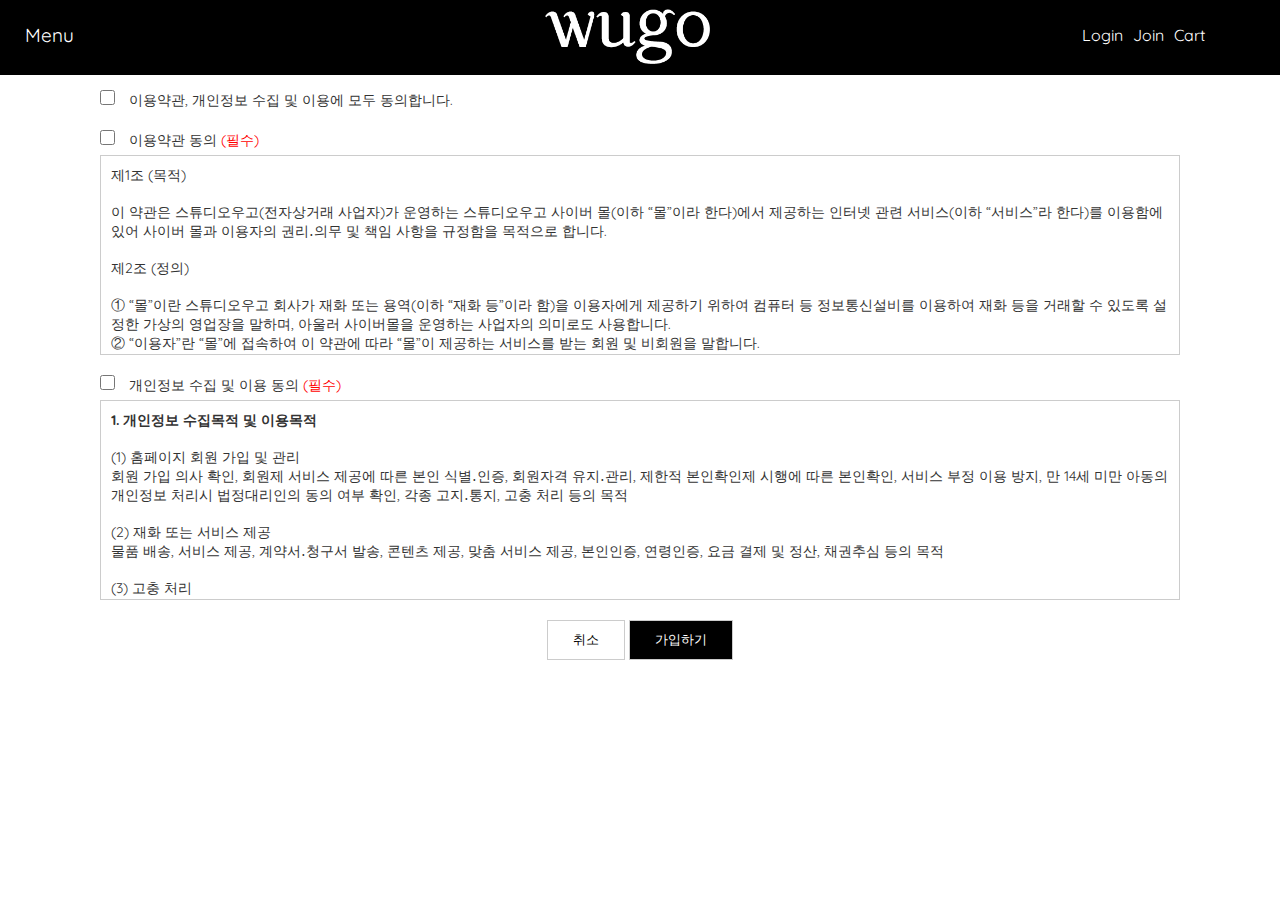
<file: subManu/join/join_access_terms.html>
<!DOCTYPE html>
<html lang="ko">
  <head>
    <meta charset="UTF-8" />
    <meta http-equiv="X-UA-Compatible" content="IE=edge" />
    <meta name="viewport" content="width=device-width, initial-scale=1.0" />
    <title>우고</title>

    <link
      rel="stylesheet"
      href="https://cdnjs.cloudflare.com/ajax/libs/font-awesome/4.7.0/css/font-awesome.min.css"
    />
    <link rel="stylesheet" href="../../style/style_join_AT.css" />

    <script src="../../script/jquery-3.6.0.min.js"></script>
    <script src="../../script/script.js"></script>
  

</head>
  <body>
    <div id="wrapFrame">
        <div id="headerFrame">
          <div id="wrap">
            <header id="header" class="flex-container">
              <div id="gnbBtn">
                <a href="#">Menu</a>
              </div>
              <!-- div#gnbBtn -->

              <div id="headerLogo">
                <a href="../../index.html">
                  <img
                    src="../../images/mainPage/092daed6f5a5a.png"
                    alt="헤더로고"
                    width="165"
                    height="55"
                  />
                </a>
              </div>
              <!-- div#headerLogo -->

              <div id="lnb">
                <ul class="flex-container">
                  <li><a href="../login/login.html">Login</a></li>
                  <li><a href="join.html">Join</a></li>
                  <li><a href="../cart/cart.html">Cart</a></li>
                </ul>
              </div>
              <!-- div#lnb -->
            </header>
          </div>
          <!-- div#wrap  -->

        </div>
        <!-- div#headerFrame -->

        <main id="main">

            <div id="termAgreeFrame">

            <div id="termAgreeArea">

                <div id="wholeChkArea">
                    <label>
                        <input type="checkbox" name="wholeChk" id="wholeChk">
                        <span>
                        이용약관, 개인정보 수집 및 이용에 모두 동의합니다.
                        </span>
                    </label>
                </div>
                <!-- div#wholeChkArea -->

                <div id="termOfUse" class="licenseAgree">

                    <fieldset>
                        <label>
                            <input type="checkbox" name="contractAgree"
                             id="termsOfUseAgree" class="contractAgree">
                        </label>
                        이용약관 동의 <span class="point">(필수)</span>
                    </fieldset>

                    <div>
                      제1조 (목적)<br>
                      <br>
                      이 약관은 스튜디오우고(전자상거래 사업자)가 운영하는 스튜디오우고 사이버 몰(이하 “몰”이라 한다)에서 제공하는 인터넷 관련 서비스(이하 “서비스”라 한다)를 이용함에 있어 사이버 몰과 이용자의 권리․의무 및 책임 사항을 규정함을 목적으로 합니다.<br>
                      <br>
                      제2조 (정의)<br>
                      <br>
                      ① “몰”이란 스튜디오우고 회사가 재화 또는 용역(이하 “재화 등”이라 함)을 이용자에게 제공하기 위하여 컴퓨터 등 정보통신설비를 이용하여 재화 등을 거래할 수 있도록 설정한 가상의 영업장을 말하며, 아울러 사이버몰을 운영하는 사업자의 의미로도 사용합니다.<br>
                      ② “이용자”란 “몰”에 접속하여 이 약관에 따라 “몰”이 제공하는 서비스를 받는 회원 및 비회원을 말합니다.<br>
                      ③ ‘회원’이라 함은 “몰”에 회원등록을 한 자로서, 계속적으로 “몰”이 제공하는 서비스를 이용할 수 있는 자를 말합니다.<br>
                      ④ ‘비회원’이라 함은 회원에 가입하지 않고 “몰”이 제공하는 서비스를 이용하는 자를 말합니다.<br>
                      <br>
                      제3조 (약관 등의 명시와 설명 및 개정)<br>
                      <br>
                      ① “몰”은 이 약관의 내용과 상호 및 대표자 성명, 영업소 소재지 주소(소비자의 불만을 처리할 수 있는 곳의 주소를 포함), 전화번호․모사전송번호․전자우편주소, 사업자등록번호, 통신<br>
                      판매업 신고번호, 개인정보 관리 책임자 등을 이용자가 쉽게 알 수 있도록 “몰”의 초기 서비스화면(전면)에 게시합니다. 다만, 약관의 내용은 이용자가 연결화면을 통하여 볼 수 있도록 할 수 있습니다.<br>
                      ② “몰은 이용자가 약관에 동의하기에 앞서 약관에 정하여져 있는 내용 중 청약 철회, 배송책임, 환불조건 등과 같은 중요한 내용을 이용자가 이해할 수 있도록 별도의 연결화면 또는 팝업화면 등을 제공하여 이용자의 확인을 구하여야 합니다.<br>
                      ③ “몰”은 「전자상거래 등에서의 소비자보호에 관한 법률」, 「약관의 규제에 관한 법률」, 「전자문서 및 전자거래 기본법」, 「전자금융거래법」, 「전자서명법」, 「정보통신망 이용촉진 및 정보보호 등에 관한 법률」, 「방문판매 등에 관한 법률」, 「소비자기본법」 등 관련 법을 위배하지 않는 범위에서 이 약관을 개정할 수 있습니다.<br>
                      ④ “몰”이 약관을 개정할 경우에는 적용 일자 및 개정 사유를 명시하여 현행약관과 함께 몰의 초기화면에 그 적용 일자 7일 이전부터 적용 일자 전일까지 공지합니다. 다만, 이용자에게 불리하게 약관 내용을 변경하는 경우에는 최소한 30일 이상의 사전 유예기간을 두고 공지합니다. 이 경우 "몰“은 개정 전 내용과 개정 후 내용을 명확하게 비교하여 이용자가 알기 쉽도록 표시합니다.<br>
                      ⑤ “몰”이 약관을 개정할 경우에는 그 개정약관은 그 적용 일자 이후에 체결되는 계약에만 적용되고 그 이전에 이미 체결된 계약에 대해서는 개정 전의 약관조항이 그대로 적용됩니다. 다만 이미 계약을 체결한 이용자가 개정약관 조항의 적용을 받기를 원하는 뜻을 제3항에 의한 개정약관의 공지 기간 내에 “몰”에 송신하여 “몰”의 동의를 받은 경우에는 개정약관 조항이 적용됩니다.<br>
                      ⑥ 이 약관에서 정하지 아니한 사항과 이 약관의 해석에 관하여는 전자상거래 등에서의 소비자보호에 관한 법률, 약관의 규제 등에 관한 법률, 공정거래위원회가 정하는 전자상거래 등에서의 소비자 보호지침 및 관계법령 또는 상관례에 따릅니다.<br>
                      <br>
                      제4조 (서비스의 제공 및 변경)<br>
                      <br>
                      ① “몰”은 다음과 같은 업무를 수행합니다.<br>
                       1. 재화 또는 용역에 대한 정보 제공 및 구매계약의 체결<br>
                       2. 구매계약이 체결된 재화 또는 용역의 배송<br>
                       3. 기타 “몰”이 정하는 업무<br>
                      ② “몰”은 재화 또는 용역의 품절 또는 기술적 사양의 변경 등의 경우에는 장차 체결되는 계약에 의해 제공할 재화 또는 용역의 내용을 변경할 수 있습니다. 이 경우에는 변경된 재화 또는 용역의 내용 및 제공 일자를 명시하여 현재의 재화 또는 용역의 내용을 게시한 곳에 즉시 공지합니다.<br>
                      ③ “몰”이 제공하기로 이용자와 계약을 체결한 서비스의 내용을 재화등의 품절 또는 기술적 사양의 변경 등의 사유로 변경할 경우에는 그 사유를 이용자에게 통지 가능한 주소로 즉시 통지합니다.<br>
                      ④ 전항의 경우 “몰”은 이로 인하여 이용자가 입은 손해를 배상합니다. 다만, “몰”이 고의 또는 과실이 없음을 입증하는 경우에는 그러하지 아니합니다.<br>
                      <br>
                      제5조 (서비스의 중단)<br>
                      <br>
                      ① “몰”은 컴퓨터 등 정보통신 설비의 보수점검․교체 및 고장, 통신의 두절 등의 사유가 발생한 경우에는 서비스의 제공을 일시적으로 중단할 수 있습니다.<br>
                      ② “몰”은 제1항의 사유로 서비스의 제공이 일시적으로 중단됨으로 인하여 이용자 또는 제3자가 입은 손해에 대하여 배상합니다. 단, “몰”이 고의 또는 과실이 없음을 입증하는 경우에는<br>
                      그러하지 아니합니다.<br>
                      ③ 사업 종목의 전환, 사업의 포기, 업체 간의 통합 등의 이유로 서비스를 제공할 수 없게 되는 경우에는 “몰”은 제8조에 정한 방법으로 이용자에게 통지하고 당초 “몰”에서 제시한 조건에 따라 소비자에게 보상합니다. 다만, “몰”이 보상기준 등을 고지하지 아니한 경우에는 이용자들의 마일리지 또는 적립금 등을 “몰”에서 통용되는 통화가치에 상응하는 현물 또는 현금으로 이용자에게 지급합니다.<br>
                      <br>
                      제6조 (회원가입)<br>
                      <br>
                      ① 이용자는 “몰”이 정한 가입 양식에 따라 회원 정보를 기입한 후 이 약관에 동의한다는 의사표시를 함으로써 회원가입을 신청합니다.<br>
                      ② “몰”은 제1항과 같이 회원으로 가입할 것을 신청한 이용자 중 다음 각호에 해당하지 않는 한 회원으로 등록합니다.<br>
                       1. 가입 신청자가 이 약관 제7조 제3항에 의하여 이전에 회원자격을 상실한 적이 있는 경우, 다만 제7조제3항에 의한 회원자격 상실 후 3년이 경과한 자로서 “몰”의 회원 재가입 승낙을 얻은 경우에는 예외로 한다.<br>
                       2. 등록 내용에 허위, 기재누락, 오기가 있는 경우<br>
                       3. 기타 회원으로 등록하는 것이 “몰”의 기술상 현저히 지장이 있다고 판단되는 경우<br>
                      ③ 회원가입 계약의 성립 시기는 “몰”의 승낙이 회원에게 도달한 시점으로 합니다.<br>
                      ④ 회원은 회원가입 시 등록한 사항에 변경이 있는 경우, 상당한 기간 이내에 “몰”에 대하여 회원 정보 수정 등의 방법으로 그 변경사항을 알려야 합니다.<br>
                      <br>
                      제7조 (회원 탈퇴 및 자격 상실 등)<br>
                      <br>
                      ① 회원은 “몰”에 언제든지 탈퇴를 요청할 수 있으며 “몰”은 즉시 회원탈퇴를 처리합니다.<br>
                      ② 회원이 다음 각호의 사유에 해당하는 경우, “몰”은 회원자격을 제한 및 정지시킬 수 있습니다.<br>
                       1. 가입 신청 시에 허위 내용을 등록한 경우<br>
                       2. “몰”을 이용하여 구입한 재화 등의 대금, 기타 “몰”이용에 관련하여 회원이 부담하는 채무를 기일에 지급하지 않는 경우<br>
                       3. 다른 사람의 “몰” 이용을 방해하거나 그 정보를 도용하는 등 전자상거래 질서를 위협하는 경우<br>
                       4. “몰”을 이용하여 법령 또는 이 약관이 금지하거나 공서양속에 반하는 행위를 하는 경우<br>
                      ③ “몰”이 회원 자격을 제한, 정지시킨 후, 동일한 행위가 2회 이상 반복되거나 30일 이내에 그 사유가 시정되지 아니하는 경우 “몰”은 회원자격을 상실시킬 수 있습니다.<br>
                      ④ “몰”이 회원자격을 상실시키는 경우에는 회원등록을 말소합니다. 이 경우 회원에게 이를 통지하고, 회원등록 말소 전에 최소한 30일 이상의 기간을 정하여 소명할 기회를 부여합니다.<br>
                      <br>
                      제8조(회원에 대한 통지)<br>
                      <br>
                      ① “몰”이 회원에 대해 통지를 하는 경우, 회원이 “몰”과 미리 약정하여 지정한 전자우편 주소로 할 수 있습니다.<br>
                      ② “몰”은 불특정 다수 회원에 대한 통지의 경우 1주일 이상 “몰” 게시판에 게시함으로써 개별 통지에 갈음할 수 있습니다. 다만, 회원 본인의 거래와 관련하여 중대한 영향을 미치는 사항에 대하여는 개별통지를 합니다.<br>
                      <br>
                      제9조(구매신청 및 개인정보 제공 동의 등)<br>
                      <br>
                      ① “몰”이용자는 “몰”상에서 다음 또는 이와 유사한 방법에 의하여 구매를 신청하며, “몰”은 이용자가 구매신청을 함에 있어 다음의 각 내용을 알기 쉽게 제공하여야 합니다.<br>
                       1. 재화 등의 검색 및 선택<br>
                       2. 받는 사람의 성명, 주소, 전화번호, 전자우편주소(또는 이동전화번호) 등의 입력<br>
                       3. 약관 내용, 청약 철회권이 제한되는 서비스, 배송료․설치비 등의 비용부담과 관련한 내용에 대한 확인<br>
                       4. 이 약관에 동의하고 위 3.호의 사항을 확인하거나 거부하는 표시 (예, 마우스 클릭)<br>
                       5. 재화 등의 구매신청 및 이에 관한 확인 또는 “몰”의 확인에 대한 동의<br>
                       6. 결제 방법의 선택<br>
                      ② “몰”이 제3자에게 구매자 개인정보를 제공할 필요가 있는 경우 1) 개인정보를 제공받는 자, 2) 개인정보를 제공받는 자의 개인정보 이용목적, 3) 제공하는 개인정보의 항목, 4) 개인정보를 제공받는 자의 개인정보 보유 및 이용 기간을 구매자에게 알리고 동의를 받아야 합니다.(동의를 받은 사항이 변경되는 경우에도 같습니다.)<br>
                      ③ “몰”이 제3자에게 구매자의 개인정보를 취급할 수 있도록 업무를 위탁하는 경우에는 1) 개인정보 취급위탁을 받는 자, 2) 개인정보 취급위탁을 하는 업무의 내용을 구매자에게 알리고 동의를 받아야 합니다.(동의를 받은 사항이 변경되는 경우에도 같습니다.) 다만, 서비스 제공에 관한 계약이행을 위해 필요하고 구매자의 편의 증진과 관련된 경우에는 「정보통신망 이용촉진 및 정보보호 등에 관한 법률」에서 정하고 있는 방법으로 개인정보 취급방침을 통해 알림으로써 고지 절차와 동의 절차를 거치지 않아도 됩니다.<br>
                      <br>
                      제10조 (계약의 성립)<br>
                      <br>
                      ① “몰”은 제9조와 같은 구매신청에 대하여 다음 각호에 해당하면 승낙하지 않을 수 있습니다. 다만, 미성년자와 계약을 체결하는 경우에는 법정대리인의 동의를 얻지 못하면 미성년자 본인 또는 법정대리인이 계약을 취소할 수 있다는 내용을 고지하여야 합니다.<br>
                       1. 신청 내용에 허위, 기재누락, 오기가 있는 경우<br>
                       2. 미성년자가 담배, 주류 등 청소년보호법에서 금지하는 재화 및 용역을 구매하는 경우<br>
                       3. 기타 구매신청에 승낙하는 것이 “몰” 기술상 현저히 지장이 있다고 판단하는 경우<br>
                      ② “몰”의 승낙이 제12조 제1항의 수신확인통지 형태로 이용자에게 도달한 시점에 계약이 성립한 것으로 봅니다.<br>
                      ③ “몰”의 승낙의 의사표시에는 이용자의 구매 신청에 대한 확인 및 판매 가능 여부, 구매신청의 정정 취소 등에 관한 정보 등을 포함하여야 합니다.<br>
                      <br>
                      제11조 (지급 방법)<br>
                      <br>
                      “몰”에서 구매한 재화 또는 용역에 대한 대금 지급방법은 다음 각호의 방법 중 가용한 방법으로 할 수 있습니다. 단, “몰”은 이용자의 지급 방법에 대하여 재화 등의 대금에 어떠한 명목의 수수료도 추가하여 징수할 수 없습니다.<br>
                       1. 폰뱅킹, 인터넷뱅킹, 메일 뱅킹 등의 각종 계좌이체<br>
                       2. 선불카드, 직불카드, 신용카드 등의 각종 카드 결제<br>
                       3. 온라인무통장입금<br>
                       4. 전자화폐에 의한 결제<br>
                       5. 수령 시 대금 지급<br>
                       6. 마일리지 등 “몰”이 지급한 포인트에 의한 결제<br>
                       7. “몰”과 계약을 맺었거나 “몰”이 인정한 상품권에 의한 결제<br>
                       8. 기타 전자적 지급 방법에 의한 대금 지급 등<br>
                      <br>
                      제12조 (수신확인통지․구매신청 변경 및 취소)<br>
                      <br>
                      ① “몰”은 이용자의 구매신청이 있는 경우 이용자에게 수신확인통지를 합니다.<br>
                      ② 수신확인통지를 받은 이용자는 의사표시의 불일치 등이 있는 경우에는 수신확인통지를 받은 후 즉시 구매신청 변경 및 취소를 요청할 수 있고 “몰”은 배송 전에 이용자의 요청이 있는 경우에는 지체 없이 그 요청에 따라 처리하여야 합니다. 다만 이미 대금을 지불한 경우에는 제15조의 청약 철회 등에 관한 규정에 따릅니다.<br>
                      <br>
                      제13조 (재화 등의 공급)<br>
                      <br>
                      ① “몰”은 이용자와 재화 등의 공급시기에 관하여 별도의 약정이 없는 이상, 이용자가 청약을 한 날부터 7일 이내에 재화 등을 배송할 수 있도록 주문 제작, 포장 등 기타의 필요한 조치를 합니다. 다만, “몰”이 이미 재화 등의 대금의 전부 또는 일부를 받은 경우에는 대금의 전부 또는 일부를 받은 날부터 3영업일 이내에 조치를 합니다. 이때 “몰”은 이용자가 재화 등의 공급 절차 및 진행 사항을 확인할 수 있도록 적절한 조치를 합니다.<br>
                      ② “몰”은 이용자가 구매한 재화에 대해 배송수단, 수단별 배송비용 부담자, 수단별 배송기간 등을 명시합니다. 만약 “몰”이 약정 배송기간을 초과한 경우에는 그로 인한 이용자의 손해를 배상하여야 합니다. 다만 “몰”이 고의, 과실이 없음을 입증한 경우에는 그러하지 아니합니다.<br>
                      <br>
                      제14조 (환급)<br>
                      <br>
                      “몰”은 이용자가 구매 신청한 재화 등이 품절 등의 사유로 인도 또는 제공을 할 수 없을 때는 지체 없이 그 사유를 이용자에게 통지하고 사전에 재화 등의 대금을 받은 경우에는 대금을 받은 날부터 3영업일 이내에 환급하거나 환급에 필요한 조치를 합니다.<br>
                      <br>
                      제15조 (청약 철회 등)<br>
                      <br>
                      ① “몰”과 재화 등의 구매에 관한 계약을 체결한 이용자는 「전자상거래 등에서의 소비자보호에 관한 법률」 제13조 제2항에 따른 계약 내용에 관한 서면을 받은 날(그 서면을 받은 때보다 재화 등의 공급이 늦게 이루어진 경우에는 재화 등을 공급받거나 재화 등의 공급이 시작된 날을 말합니다)부터 7일 이내에는 청약의 철회를 할 수 있습니다. 다만, 청약 철회에 관하여 「전자상거래 등에서의 소비자보호에 관한 법률」에 달리 정함이 있는 경우에는 동 법 규정에 따릅니다.<br>
                      ② 이용자는 재화 등을 배송받은 경우 다음 각호의 1에 해당하는 경우에는 반품 및 교환을 할 수 없습니다.<br>
                       1. 이용자에게 책임 있는 사유로 재화 등이 멸실 또는 훼손된 경우(다만, 재화 등의 내용을 확인하기 위하여 포장 등을 훼손한 경우에는 청약 철회를 할 수 있습니다)<br>
                       2. 이용자의 사용 또는 일부 소비에 의하여 재화 등의 가치가 현저히 감소한 경우<br>
                       3. 시간의 경과에 의하여 재판매가 곤란할 정도로 재화 등의 가치가 현저히 감소한 경우<br>
                       4. 같은 성능을 지닌 재화 등으로 복제가 가능한 경우 그 원본인 재화 등의 포장을 훼손한 경우<br>
                      ③ 제2항 제2호 내지 제4호의 경우에 “몰”이 사전에 청약철회 등이 제한되는 사실을 소비자가 쉽게 알 수 있는 곳에 명기하거나 시용상품을 제공하는 등의 조치를 하지 않았다면 이용자의 청약 철회 등이 제한되지 않습니다.<br>
                      ④ 이용자는 제1항 및 제2항의 규정에도 불구하고 재화 등의 내용이 표시·광고 내용과 다르거나 계약 내용과 다르게 이행된 때에는 당해 재화 등을 공급받은 날부터 3월 이내, 그 사실을 안 날 또는 알 수 있었던 날부터 30일 이내에 청약 철회 등을 할 수 있습니다.<br>
                      <br>
                      제16조 (청약 철회 등의 효과)<br>
                      <br>
                      ① “몰”은 이용자로부터 재화 등을 반환받은 경우 3영업일 이내에 이미 지급받은 재화 등의 대금을 환급합니다. 이 경우 “몰”이 이용자에게 재화 등의 환급을 지연할 때에는 그 지연기간에 대하여 「전자상거래 등에서의 소비자보호에 관한 법률 시행령」 제21조의 3에서 정하는 지연 이자율을 곱하여 산정한 지연이자를 지급합니다.<br>
                      ② “몰”은 위 대금을 환급함에 있어서 이용자가 신용카드 또는 전자화폐 등의 결제수단으로 재화 등의 대금을 지급한 때에는 지체 없이 당해 결제수단을 제공한 사업자가 재화 등의 대금 청구를 정지 또는 취소하도록 요청합니다.<br>
                      ③ 청약 철회 등의 경우 공급받은 재화 등의 반환에 필요한 비용은 이용자가 부담합니다. “몰”은 이용자에게 청약 철회 등을 이유로 위약금 또는 손해배상을 청구하지 않습니다. 다만 재화 등의 내용이 표시·광고 내용과 다르거나 계약 내용과 다르게 이행되어 청약 철회 등을 하는 경우 재화 등의 반환에 필요한 비용은 “몰”이 부담합니다.<br>
                      ④ 이용자가 재화 등을 제공받을 때 발송비를 부담한 경우에 “몰”은 청약 철회 시 그 비용을 누가 부담하는지를 이용자가 알기 쉽도록 명확하게 표시합니다.<br>
                      <br>
                      제17조 (개인정보보호)<br>
                      <br>
                      ① “몰”은 이용자의 개인정보 수집시 서비스 제공을 위하여 필요한 범위에서 최소한의 개인정보를 수집합니다.<br>
                      ② “몰”은 회원가입 시 구매계약이행에 필요한 정보를 미리 수집하지 않습니다. 다만, 관련 법령상 의무이행을 위하여 구매계약 이전에 본인확인이 필요한 경우로서 최소한의 특정 개인정보를 수집하는 경우에는 그러하지 아니합니다.<br>
                      ③ “몰”은 이용자의 개인정보를 수집·이용하는 때에는 당해 이용자에게 그 목적을 고지하고 동의를 받습니다.<br>
                      ④ “몰”은 수집된 개인정보를 목적 외의 용도로 이용할 수 없으며, 새로운 이용목적이 발생한 경우 또는 제3자에게 제공하는 경우에는 이용·제공단계에서 당해 이용자에게 그 목적을 고지하고 동의를 받습니다. 다만, 관련 법령에 달리 정함이 있는 경우에는 예외로 합니다.<br>
                      ⑤ “몰”이 제2항과 제3항에 의해 이용자의 동의를 받아야 하는 경우에는 개인정보관리 책임자의 신원(소속, 성명 및 전화번호, 기타 연락처), 정보의 수집목적 및 이용목적, 제3자에 대한 정보 제공 관련사항(제공받은자, 제공목적 및 제공할 정보의 내용) 등 「정보통신망 이용촉진 및 정보보호 등에 관한 법률」 제22조 제2항이 규정한 사항을 미리 명시하거나 고지해야 하며 이용자는 언제든지 이 동의를 철회할 수 있습니다.<br>
                      ⑥ 이용자는 언제든지 “몰”이 가지고 있는 자신의 개인정보에 대해 열람 및 오류정정을 요구할 수 있으며 “몰”은 이에 대해 지체 없이 필요한 조치를 할 의무를 집니다. 이용자가 오류의 정정을 요구한 경우에는 “몰”은 그 오류를 정정할 때까지 당해 개인정보를 이용하지 않습니다.<br>
                      ⑦ “몰”은 개인정보 보호를 위하여 이용자의 개인정보를 취급하는 자를 최소한으로 제한하여야 하며 신용카드, 은행 계좌 등을 포함한 이용자의 개인정보의 분실, 도난, 유출, 동의 없는 제3자 제공, 변조 등으로 인한 이용자의 손해에 대하여 모든 책임을 집니다.<br>
                      ⑧ “몰” 또는 그로부터 개인정보를 제공받은 제3자는 개인정보의 수집목적 또는 제공받은 목적을 달성한 때에는 당해 개인정보를 지체 없이 파기합니다.<br>
                      ⑨ “몰”은 개인정보의 수집·이용·제공에 관한 동의 란을 미리 선택한 것으로 설정해두지 않습니다. 또한 개인정보의 수집·이용·제공에 관한 이용자의 동의 거절 시 제한되는 서비스를 구체적으로 명시하고, 필수수집항목이 아닌 개인정보의 수집·이용·제공에 관한 이용자의 동의 거절을 이유로 회원가입 등 서비스 제공을 제한하거나 거절하지 않습니다.<br>
                      <br>
                      제18조 (“몰“의 의무)<br>
                      <br>
                      ① “몰”은 법령과 이 약관이 금지하거나 공서양속에 반하는 행위를 하지 않으며 이 약관이 정하는 바에 따라 지속적이고, 안정적으로 재화․용역을 제공하는 데 최선을 다하여야 합니다.<br>
                      ② “몰”은 이용자가 안전하게 인터넷 서비스를 이용할 수 있도록 이용자의 개인정보(신용정보 포함)보호를 위한 보안 시스템을 갖추어야 합니다.<br>
                      ③ “몰”이 상품이나 용역에 대하여 「표시․광고의 공정화에 관한 법률」 제3조 소정의 부당한 표시․광고행위를 함으로써 이용자가 손해를 입은 때에는 이를 배상할 책임을 집니다.<br>
                      ④ “몰”은 이용자가 원하지 않는 영리 목적의 광고성 전자우편을 발송하지 않습니다.<br>
                      <br>
                      제19조 (회원의 ID 및 비밀번호에 대한 의무)<br>
                      <br>
                      ① 제17조의 경우를 제외한 ID와 비밀번호에 관한 관리책임은 회원에게 있습니다.<br>
                      ② 회원은 자신의 ID 및 비밀번호를 제3자에게 이용하게 해서는 안 됩니다.<br>
                      ③ 회원이 자신의 ID 및 비밀번호를 도난당하거나 제3자가 사용하고 있음을 인지한 경우에는 바로 “몰”에 통보하고 “몰”의 안내가 있는 경우에는 그에 따라야 합니다.<br>
                      <br>
                      제20조 (이용자의 의무)<br>
                      <br>
                      이용자는 다음 행위를 하여서는 안 됩니다.<br>
                       1. 신청 또는 변경 시 허위 내용의 등록<br>
                       2. 타인의 정보 도용<br>
                       3. “몰”에 게시된 정보의 변경<br>
                       4. “몰”이 정한 정보 이외의 정보(컴퓨터 프로그램 등) 등의 송신 또는 게시<br>
                       5. “몰” 기타 제3자의 저작권 등 지적재산권에 대한 침해<br>
                       6. “몰” 기타 제3자의 명예를 손상시키거나 업무를 방해하는 행위<br>
                       7. 외설 또는 폭력적인 메시지, 화상, 음성, 기타 공서양속에 반하는 정보를 몰에 공개 또는 게시하는 행위<br>
                      <br>
                      제21조 (저작권의 귀속 및 이용 제한)<br>
                      <br>
                      ① “몰“이 작성한 저작물에 대한 저작권 기타 지적재산권은 ”몰“에 귀속합니다.<br>
                      ② 이용자는 “몰”을 이용함으로써 얻은 정보 중 “몰”에게 지적재산권이 귀속된 정보를 “몰”의 사전 승낙 없이 복제, 송신, 출판, 배포, 방송 기타 방법에 의하여 영리 목적으로 이용하거나 제3자에게 이용하게 하여서는 안 됩니다.<br>
                      ③ “몰”은 약정에 따라 이용자에게 귀속된 저작권을 사용하는 경우 당해 이용자에게 통보하여야 합니다.<br>
                      <br>
                      제22조 (분쟁 해결)<br>
                      <br>
                      ① “몰”은 이용자가 제기하는 정당한 의견이나 불만을 반영하고 그 피해를 보상 처리하기 위하여 피해 보상처리기구를 설치․운영합니다.<br>
                      ② “몰”은 이용자로부터 제출되는 불만 사항 및 의견은 우선적으로 그 사항을 처리합니다. 다만, 신속한 처리가 곤란한 경우에는 이용자에게 그 사유와 처리 일정을 즉시 통보해 드립니다.<br>
                      ③ “몰”과 이용자 간에 발생한 전자상거래 분쟁과 관련하여 이용자의 피해구제신청이 있는 경우에는 공정거래위원회 또는 시·도지사가 의뢰하는 분쟁 조정기관의 조정에 따를 수 있습니다.<br>
                      <br>
                      제23조 (재판권 및 준거법)<br>
                      <br>
                      ① “몰”과 이용자 간에 발생한 전자상거래 분쟁에 관한 소송은 제소 당시 이용자의 주소에 의하고, 주소가 없는 경우에는 거소를 관할하는 지방법원의 전속관할로 합니다. 다만, 제소 당시 이용자의 주소 또는 거소가 분명하지 않거나 외국 거주자의 경우에는 민사소송법상의 관할법원에 제기합니다.<br>
                      ② “몰”과 이용자 간에 제기된 전자상거래 소송에는 한국법을 적용합니다.<br>
                      <br>
                      부칙<br>
                      <br>
                      이 약관은 &lt;사이트 개설일&gt;부터 시행합니다.

                    </div>



                </div>
                <!-- div#termsOfUse -->

                <div id="personalInfo" class="licenseAgree">
                    <fieldset>
                        <label>
                            <input type="checkbox" name="contractAgree"
                             id="personalInfoAgree" class="contractAgree">
                        </label>
                        개인정보 수집 및 이용 동의 <span class="point">(필수)</span>
                    </fieldset>

                    <div>
                      <strong>1. 개인정보 수집목적 및 이용목적</strong><br>
                      <br>
                      (1) 홈페이지 회원 가입 및 관리<br>
                      회원 가입 의사 확인, 회원제 서비스 제공에 따른 본인 식별․인증, 회원자격 유지․관리, 제한적 본인확인제 시행에 따른 본인확인, 서비스 부정 이용 방지, 만 14세 미만 아동의 개인정보 처리시 법정대리인의 동의 여부 확인, 각종 고지․통지, 고충 처리 등의 목적<br>
                      <br>
                      (2) 재화 또는 서비스 제공<br>
                      물품 배송, 서비스 제공, 계약서․청구서 발송, 콘텐츠 제공, 맞춤 서비스 제공, 본인인증, 연령인증, 요금 결제 및 정산, 채권추심 등의 목적<br>
                      <br>
                      (3) 고충 처리<br>
                      민원인의 신원 확인, 민원사항 확인, 사실조사를 위한 연락․통지, 처리 결과 통보 등<br>
                      <br>
                      <strong>2. 수집하는 개인정보 항목</strong><br>
                      ID, 성명, 비밀번호, 주소, 휴대폰 번호, 이메일, 14세 미만 가입자의 경우 법정대리인 정보<br>
                      <br>
                      <strong>3. 개인정보 보유 및 이용기간</strong><br>
                      <strong>회원탈퇴 시까지</strong> (단, 관계 법령에 보존 근거가 있는 경우 해당 기간 시까지 보유, 개인정보처리방침에서 확인 가능)
                    </div>


                </div>
                <!-- div#personalInfo -->

            </div>
            <!-- termAgreeArea -->

            <div id="sbmBtnArea">
              <a href="join.html">
            <button type="button" id="cancelBtn">취소</button>
          </a>
            <button type="button" id="joinBtn" onclick="fnAtBtn()">가입하기</button>
          </div>
            <!-- div#sbmBtnArea -->

        </div>
        <!-- div#termAgreeFrame -->



        </main>

      <div id="sideMenuBG">
        <div id="sideMenuArea">
          <div id="sideMenuHeader">
            <a href="#">
              <img
                src="../../images/mainPage/176e1ebc8f5c3.png"
                alt="메뉴로고"
                width="85"
                height="30"
              />
            </a>
          </div>
          <!-- div#sideMenuHeader -->

          <nav id="gnb">
            <ul id="mainMenu">
              <li class="mainLi"><a href="../../mainMenu/about/about.html">About</a></li>
              <li class="mainLi"><a href="../../mainMenu/shop/shop.html">Shop</a></li>
              <li class="mainLi"><a href="../../mainMenu/notice/notice.html">Notice</a></li>
              <li class="mainLi"><a href="../../mainMenu/q_And_a/q_and_A.html">Q&A</a></li>
              <li class="mainLi"><a href="../../mainMenu/contact/contact.html">Contact</a></li>
            </ul>
          </nav>

          <button type="button">X</button>
        </div>
        <!-- div#sideMenuArea -->
      </div>
      <!-- div#sideMenuBG -->
    </div>
    <!-- div#wrapFrame -->
  </body>
</html>
</file>
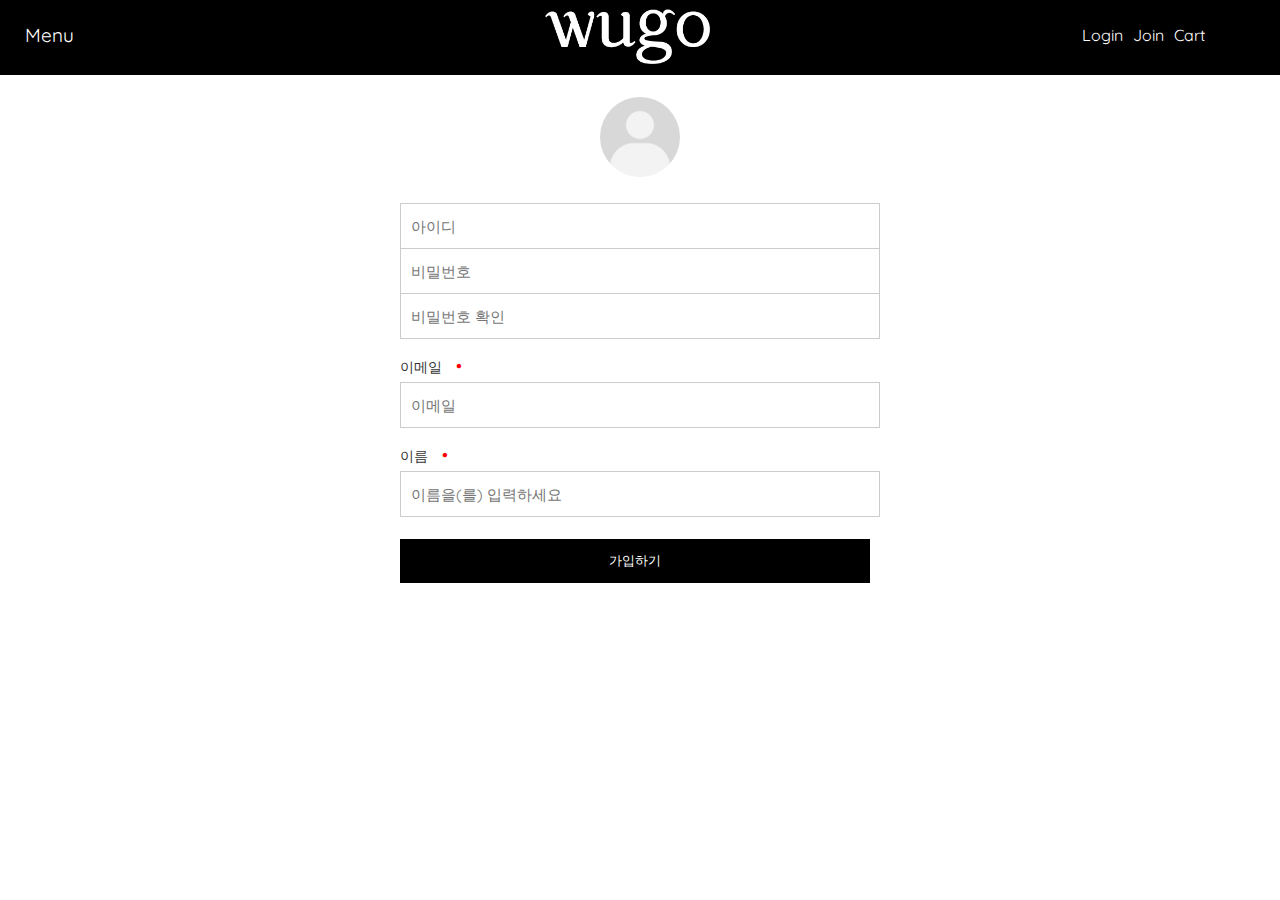
<file: subManu/join/join_form.html>
<!DOCTYPE html>
<html lang="ko">
  <head>
    <meta charset="UTF-8" />
    <meta http-equiv="X-UA-Compatible" content="IE=edge" />
    <meta name="viewport" content="width=device-width, initial-scale=1.0" />
    <title>우고</title>

    <link
      rel="stylesheet"
      href="https://cdnjs.cloudflare.com/ajax/libs/font-awesome/4.7.0/css/font-awesome.min.css"
    />
    <link rel="stylesheet" href="../../style/style_join_form.css" />

    <script src="../../script/jquery-3.6.0.min.js"></script>
    <script src="../../script/script.js"></script>
  

</head>
  <body>
    <div id="wrapFrame">
        <div id="headerFrame">
          <div id="wrap">
            <header id="header" class="flex-container">
              <div id="gnbBtn">
                <a href="#">Menu</a>
              </div>
              <!-- div#gnbBtn -->

              <div id="headerLogo">
                <a href="../../index.html">
                  <img
                    src="../../images/mainPage/092daed6f5a5a.png"
                    alt="헤더로고"
                    width="165"
                    height="55"
                  />
                </a>
              </div>
              <!-- div#headerLogo -->

              <div id="lnb">
                <ul class="flex-container">
                  <li><a href="../login/login.html">Login</a></li>
                  <li><a href="../join/join.html">Join</a></li>
                  <li><a href="../cart/cart.html">Cart</a></li>
                </ul>
              </div>
              <!-- div#lnb -->
            </header>
          </div>
          <!-- div#wrap  -->

        </div>
        <!-- div#headerFrame -->

        <main id="main">

            <div id="joinForm">
              <div id="frofileFrame">
                <div id="frofile">
                </div>
                <!-- div#frofile -->
              </div>
              <!-- div#frofileFrame -->
                            

                <div id="joinID">

                  <p id="idArea">
                    <input type="text" name="id" id="id" placeholder="아이디">
                      <span id="idMsg"></span>
                    </p>
                    <p id="pwArea">
                    <input type="password" name="pw" id="pw" placeholder="비밀번호">
                    <span id="pwMsg"></span>
                  </p>
                    <p id="pwReArea">
                    <input type="password" name="pwRe" id="pwRe" placeholder="비밀번호 확인">
                    <span id="pwReMsg"></span>
                  </p>
                  </div>
                <!-- div#joinID -->

                <div id="email">
                    <h4>이메일 <span id="point">	&#8226;</span></h4>
                    <p id="uEmailArea">
                    <input type="text" name="uEmail" id="uEmail" placeholder="이메일">
                  <span id="uEmailMsg"></span>
                  </p>
                  </div>
                <!-- div#email -->

                <div id="nickname">
                    <h4>이름 <span id="point">	&#8226;</span></h4>
                    <p id="uNameArea">
                    <input type="text" name="uName" id="uName" placeholder="이름을(를) 입력하세요">
                    <span id="uNameMsg"></span>
                  </p>
                  </div>
                <!-- div#nickname -->

                <button type="button" onclick="fnSbm()">가입하기</button>

            </div>
            <!-- div#joinForm -->

        </main>

      <div id="sideMenuBG">
        <div id="sideMenuArea">
          <div id="sideMenuHeader">
            <a href="#">
              <img
                src="../../images/mainPage/176e1ebc8f5c3.png"
                alt="메뉴로고"
                width="85"
                height="30"
              />
            </a>
          </div>
          <!-- div#sideMenuHeader -->

          <nav id="gnb">
            <ul id="mainMenu">
              <li class="mainLi"><a href="../../mainMenu/about/about.html">About</a></li>
              <li class="mainLi"><a href="../../mainMenu/shop/shop.html">Shop</a></li>
              <li class="mainLi"><a href="../../mainMenu/notice/notice.html">Notice</a></li>
              <li class="mainLi"><a href="../../mainMenu/q_And_a/q_and_A.html">Q&A</a></li>
              <li class="mainLi"><a href="../../mainMenu/contact/contact.html">Contact</a></li>
            </ul>
          </nav>

          <button type="button">X</button>
        </div>
        <!-- div#sideMenuArea -->
      </div>
      <!-- div#sideMenuBG -->
    </div>
    <!-- div#wrapFrame -->
  </body>
</html>
</file>
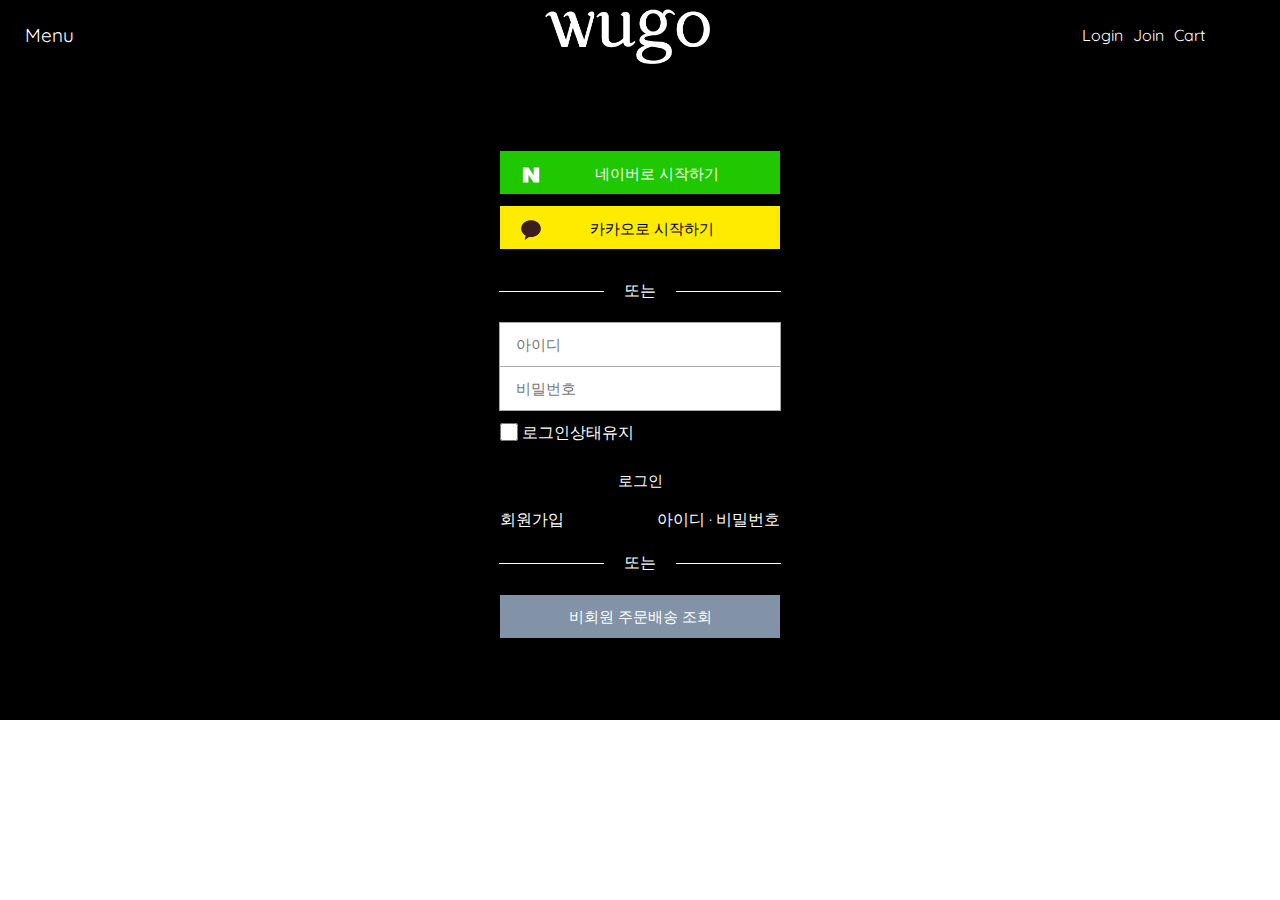
<file: subManu/login/login.html>
<!DOCTYPE html>
<html lang="ko">
  <head>
    <meta charset="UTF-8" />
    <meta http-equiv="X-UA-Compatible" content="IE=edge" />
    <meta name="viewport" content="width=device-width, initial-scale=1.0" />
    <title>우고</title>

    <link
      rel="stylesheet"
      href="https://cdnjs.cloudflare.com/ajax/libs/font-awesome/4.7.0/css/font-awesome.min.css"
    />
    <link rel="stylesheet" href="../../style/style_login.css" />

    <script src="../../script/jquery-3.6.0.min.js"></script>
    <script src="../../script/script.js"></script>
  

</head>
  <body>
    <div id="wrapFrame">
        <div id="headerFrame">
          <div id="wrap">
            <header id="header" class="flex-container">
              <div id="gnbBtn">
                <a href="#">Menu</a>
              </div>
              <!-- div#gnbBtn -->

              <div id="headerLogo">
                <a href="../../index.html">
                  <img
                    src="../../images/mainPage/092daed6f5a5a.png"
                    alt="헤더로고"
                    width="165"
                    height="55"
                  />
                </a>
              </div>
              <!-- div#headerLogo -->

              <div id="lnb">
                <ul class="flex-container">
                  <li><a href="login.html">Login</a></li>
                  <li><a href="../join/join.html">Join</a></li>
                  <li><a href="../cart/cart.html">Cart</a></li>
                </ul>
              </div>
              <!-- div#lnb -->
            </header>
          </div>
          <!-- div#wrap  -->

          
      <main id="main">

        <div id="loginFrame">

            <div id="snsLogin">
                <p>
                    <span>
                        <img src="../../images/icon/naver.jpg" alt="네이버로고" width="30" height="30">
                    </span>
                    네이버로 시작하기
                </p>

                <p>
                    <span>
                        <img src="../../images/icon/kako.png" alt="카카오로고" width="20" height="20">
                    </span>
                    카카오로 시작하기
                </p>

            </div>
            <!-- div#snsLogin -->

            <fieldset>
                <legend>또는</legend>

                <input type="text" id="loginID" placeholder="    아이디">
                <input type="password" id="loginPw" placeholder="    비밀번호">
                <br>
                <b>
                <input type="checkbox"> <span>로그인상태유지</span>
               </b>
                <br>
                <button type="button" onclick="fnLogBtn()">로그인</button>

                <div id="findLogin" class="flex-container">
                    <p><a href="../join/join.html">회원가입</a></p>

                    <p id="findPop">
                        <span>아이디</span>
                        <span>·</span>
                        <span>비밀번호</span>
                    </p>
                </div>
                <!-- div#findLogin -->

            </fieldset>
            
            <fieldset>
                <legend>또는</legend>

                <button type="button" id="nonmemberPop">비회원 주문배송 조회</button>

            </fieldset>



        </div>
        <!-- div#loginFrame -->

    </main>

        </div>
        <!-- div#headerFrame -->



      <div id="sideMenuBG">
        <div id="sideMenuArea">
          <div id="sideMenuHeader">
            <a href="#">
              <img
                src="../../images/mainPage/176e1ebc8f5c3.png"
                alt="메뉴로고"
                width="85"
                height="30"
              />
            </a>
          </div>
          <!-- div#sideMenuHeader -->

          <nav id="gnb">
            <ul id="mainMenu">
              <li class="mainLi"><a href="../../mainMenu/about/about.html">About</a></li>
              <li class="mainLi"><a href="../../mainMenu/shop/shop.html">Shop</a></li>
              <li class="mainLi"><a href="../../mainMenu/notice/notice.html">Notice</a></li>
              <li class="mainLi"><a href="../../mainMenu/q_And_a/q_and_A.html">Q&A</a></li>
              <li class="mainLi"><a href="../../mainMenu/contact/contact.html">Contact</a></li>
            </ul>
          </nav>

          <button type="button">X</button>
        </div>
        <!-- div#sideMenuArea -->
      </div>
      <!-- div#sideMenuBG -->
    </div>
    <!-- div#wrapFrame -->


    <div id="nonmemberBG">

      <div id="nonmemberFrame">

        <h2>비회원 주문조회</h2>

        <div id="nonmemberBtn">
        <button type="button">X</button>
      </div>
      <!-- div#nonmemberBtn -->

      <div id="nonmemberArea">
          <input type="text" id="nfo" placeholder="  주문번호">
        <input type="text" id="address" placeholder="  연락처">
        <br>
        <button type="button" onclick="fnIqBtn()">로그인</button>

      </div>
      <!--div#nonmemberArea -->

      </div>
      <!-- div#nonmemberFrame -->

    </div>
<!-- div#nonmemberBG -->


    <div id="findBG">

      <div id="findFrame">

        <div id="findCloseBtn" class="flex-container">

          <p id="headerFind">아이디 찾기</p>
          <button type="button">X</button>
        </div>
        <!-- div#findClodeBtn -->

        
        <div id="findArea">

        <div id="findTabArea" class="flex-container">
        <button type="button" class="findTabBtn">아이디 찾기</button>

        <button type="button" class="findTabBtn">비밀번호 찾기</button>

      </div>
      <!-- div#findTabArea -->

      <table id="findTbl">
        <tbody id="findID">

          <tr>
            <td><input type="text" id="findUserID" placeholder="이메일 또는 아이디"></td>
          </tr>
          <tr>
            <td><button type="button" id="findBtn">아이디 찾기</button></td>
          </tr>
        </tbody>
       
      </table>
      <!-- table#findTbl -->

    </div>
    <!-- div#findArea -->

      </div>
      <!-- div#findFrame -->

    </div>
    <!-- div#findBG -->



  </body>
</html>
</file>
<file: style/style_About.css>
@charset "UTF-8";
@import url(style_common.css);

/* main#main 시작*/
/* 
div#about1,
#about2 {
  border: 1px solid #0f8;
} */

div#about1 li:first-child {
  line-height: 650px;
}

div#about1 li:last-child {
  width: 620px;
  height: 210px;
  /* border: 1px solid #f00; */
  text-align: justify;
  line-height: 30px;
  margin-top: 225px;
  margin-left: 15px;
}

div#about2 ul {
  margin-top: 50px;
  justify-content: right;
}

div#about2 li:first-child {
  text-align: right;
  padding-top: 60px;
  margin-right: 30px;
  /* border: 1px solid #f00; */
}

div#about2 li h2 {
  font-size: 18px;
  font-weight: normal;
  margin-top: 40px;
}

div#about2 li p {
  color: #fff;
  margin-top: 20px;
  /* border: 1px solid #00f; */
}

/* main#main 끝*/
</file>
<file: style/style_contact.css>
@charset "UTF-8";
@import url(style_common.css);

body {
  background-color: #fff;
}

div#headerFrame {
  width: 100%;
  background-color: #000;
  /* border: 1px solid #f00; */
}

main#main {
  width: 1250px;
  height: 630px;
  /* border: 1px solid #8f8; */
  margin: 0 auto;
}

/* div#contact 시작 */

div#contact {
  height: 250px;
  font-size: 15px;
  margin-top: 80px;
  /* border: 1px solid #000; */
}

div#contact h2 {
  color: #000;
  font-weight: normal;
  padding-bottom: 28px;
  border-bottom: 1px solid rgb(238, 238, 238);
}

div#contact p {
  font-weight: bold;
  padding-top: 30px;
  line-height: 30px;
}

div#contact p:nth-child(4) {
  padding-top: 60px;
}

div#contact #snsPoint {
  text-decoration: underline;
  cursor: pointer;
}

/* div#contact 끝 */

footer#footer {
  position: relative;
  top: 130px;
}
</file>
<file: style/style_Notice.css>
@charset "UTF-8";
@import url(style_common.css);

body {
  background-color: #fff;
}

div#headerFrame {
  width: 100%;
  background-color: #000;
  /* border: 1px solid #f00; */
}

main#main {
  width: 1250px;
  height: 575px;
  /* border: 1px solid #8f8; */
  margin: 0 auto;
}

/* bbs 게시판 시작 */

div#bbs {
  width: 1250px;
  margin-top: 110px;
}

div#bbs h3 {
  font-size: 22px;
  margin-bottom: 15px;
}

div#bbs table {
  width: 1250px;
  text-align: center;
  border-collapse: collapse;
  border-top: 1px solid #000;
}

/* div#bbs table tbody .noticeTr {
  color: #f00;
} */

div#bbs td,
th {
  padding: 13px 8px;
  border-bottom: 1px solid #aaa;
}

div#bbs table td {
  font-size: 13px;
}

div#bbs table td:last-child {
  color: #aaa;
  font-size: 11px;
}

#bbs table th:first-child,
#bbs table td:first-child {
  width: 60px;
}
#bbs table th::nth-child(2),
#bbs table td::nth-child(2) {
  width: 1100px;
}

#bbs table th:last-child,
#bbs table td:last-child {
  width: 180px;
}

div#bbs table #title {
  text-align: left;
}

div#bbs table th {
  font-size: 15px;
  font-weight: normal;
}

div#bbs button {
  color: #fff;
  font-size: 14px;
  padding: 5px 18px;
  margin-top: 12px;
  border: 1px solid #000;
  background-color: #000;

  float: right;

  cursor: pointer;
}

/* bbs 게시판 끝 */

/* footer#footer 시작 */

footer#footer {
  position: relative;
  top: 130px;
}

/* footer#footer 끝 */
</file>
<file: style/style_q_And_a.css>
@charset "UTF-8";
@import url(style_common.css);

body {
  background-color: #fff;
}

div#headerFrame {
  width: 100%;
  background-color: #000;
  /* border: 1px solid #f00; */
}

main#main {
  width: 1250px;
  height: 575px;
  /* border: 1px solid #8f8; */
  margin: 0 auto;
}

/* Q&A 게시판 시작 */

div#qAndaBbs {
  height: 360px;
  /* border: 1px solid #000; */
  margin-top: 80px;
}

div#qAndaBbs h3 {
  font-size: 22px;
}

div#qAndaBbs div#lock {
  height: 230px;
  /* border: 1px solid #f00; */
}

div#qAndaBbs #lock span {
  border: 2px solid #ccc;
  display: inline-block;
  position: relative;
  left: 50%;
  top: 50%;
  transform: translate(-50%, -50%);
}

div#qAndaBbs #round {
  width: 35px;
  height: 70px;
  border-radius: 23px;
}

div#qAndaBbs span#square {
  width: 60px;
  height: 40px;
  background-color: #fff;

  position: relative;
  left: 46.8%;
  top: 100px;
}

div#qAndaBbs #lock p {
  color: #aaa;
  margin-top: 110px;
  text-align: center;
}

div#qAndaBbs button {
  font-size: 13px;
  border: 1.5px solid #ccc;
  padding: 10px 17px;
  background-color: #fff;

  position: relative;
  left: 50%;
  top: 2%;
  transform: translate(-50%, -50%);
}

div#qAndaBbs button:hover {
  background-color: rgb(243, 243, 243);
}

/* Q&A 게시판 끝 */
</file>
<file: style/style_shop.css>
@charset "UTF-8";
@import url(style_common.css);

body {
  background-color: #fff;
}

div#headerFrame {
  width: 100%;
  background-color: #000;
  /* border: 1px solid #f00; */
}

main#main {
  width: 1250px;
  height: 700px;
  /* border: 1px solid #8f8; */
  margin: 0 auto;
}

/* goodsShop 시작 */

main#main > div#goodsShop {
  width: 1250px;
  flex-wrap: wrap;
  justify-content: space-between;
}

div#goodsShop {
  margin-top: 120px;
}

.articleFrame {
  font-size: 13px;
  line-height: 25px;
}

.articleFrame .goodsName {
  font-weight: bold;
  margin-top: 15px;
}

.articleFrame .goodsName,
.goodsPrice {
  text-align: right;
}

/* 이미지 변경 시작 */

.articleImage {
  width: 395px;
  height: 580px;
  position: relative;
}

.articleImage img {
  width: 100%;
  height: 100%;
  border: 0px;
  display: block;
  position: absolute;
  top: 0;
  left: 0;
  transition: opacity 0.5s;
}

.articleImage > .second {
  opacity: 0;
}

.articleImage:hover > .second {
  opacity: 1;
}

/* 이미지 변경 끝 */

/* 원 텍스트 표시 시작 */

.articleFrame .goodsPrice::after {
  content: "원";
}

/* 원 텍스트 표시 끝 */

/* goodsShop 끝 */
footer#footer {
  position: relative;
  top: 130px;
}
</file>
<file: style/style_Cart.css>
@charset "UTF-8";
@import url(style_common.css);

body {
  background-color: #fff;
}

div#headerFrame {
  width: 100%;
  background-color: #000;
  /* border: 1px solid #f00; */
}

main#main {
  width: 1250px;
  height: 630px;
  /* border: 1px solid #8f8; */
  margin: 0 auto;
}

/* cart 시작 */

div#cart {
  width: 100%;
  height: 450px;
  /* border: 1px solid #000; */
  margin-top: 110px;
}

div#cart div#cartHeader h2 {
  color: #000;
  font-weight: normal;
}

div#cart div#cartHeader span {
  width: 20px;
  height: 20px;
  color: #fff;
  font-size: 12px;
  font-weight: bold;
  text-align: center;
  line-height: 20px;
  display: inline-block;
  border: 1px solid #000;
  border-radius: 100px;

  background-color: #000;

  position: relative;
  top: -27px;
  left: 110px;
}

div#cartMain table {
  border-bottom: 1px solid #aaa;
  width: 100%;
  margin-top: 20px;
}

div#cartMain table th {
  color: rgb(105, 104, 104);
  font-size: 14px;
  font-weight: normal;
  padding-bottom: 10px;
  /* border: 1px solid #000; */
}

div#cartMain th:first-child {
  width: 530px;
  text-align: left;
  padding-left: 50px;
}

div#cartMain th:last-child {
  width: 300px;
  padding-right: 50px;
}

div#cartMain {
  height: 335px;
  border-bottom: 1px solid #aaa;
  position: relative;
}

div#cartMain span {
  position: absolute;
  left: 50%;
  top: 50%;
  transform: translate(-50%, -50%);
}

div#cartMain p {
  color: #aaa;
  font-size: 14px;
  position: absolute;
  left: 50%;
  top: 68%;
  transform: translate(-50%, -50%);
}

div#cart a {
  text-align: center;
  display: inline-block;
  /* border: 1px solid #000; */
  margin-top: 15px;
  text-decoration: underline;

  position: relative;
  left: 46%;
}

/* cart 끝 */
</file>
<file: style/style_Join.css>
@charset "UTF-8";
@import url(style_common.css);

body {
  background-color: #fff;
}

div#headerFrame {
  width: 100%;
  background-color: #000;
  /* border: 1px solid #f00; */
}

main#main {
  width: 1250px;
  height: 575px;
  /* border: 1px solid #8f8; */
  margin: 0 auto;
}

/* Join 시작 */

div#loginFrame {
  width: 282px;
  height: 485px;
  margin: 0 auto;
  /* border: 1px solid #0ff; */
  margin-top: 75px;
}

div#loginFrame #snsLogin p {
  color: #fff;
  font-size: 15px;
  height: 45px;
  line-height: 45px;
  /* border: 1px solid #000; */
  text-align: center;
  background-color: #20c801;
  margin-bottom: 10px;
  cursor: pointer;
}

div#loginFrame #snsLogin p:last-child {
  color: #000;
  background-color: #ffeb00;
}

div#loginFrame #snsLogin span img {
  position: relative;
  right: 45px;
}

fieldset {
  text-align: center;
  border: none;
  border-top: 1px solid rgb(228, 228, 228);
}

fieldset legend {
  color: #000;
  padding: 20px;
}

div#loginFrame input,
button {
  width: 282px;
  height: 45px;
}

div#loginFrame > fieldset button {
  font-size: 13px;
  color: #000;
  background-color: #fff;
  border: 1px solid #aaa;
  cursor: pointer;
}

div#loginFrame > fieldset a button:hover {
  border: 1px solid #000;
}

/*  Join 끝 */
</file>
<file: style/style_join_AT.css>
@charset "UTF-8";
@import url(style_common.css);

body {
  background-color: #fff;
}

div#headerFrame {
  width: 100%;
  background-color: #000;
  /* border: 1px solid #f00; */
}

main#main {
  width: 1080px;
  height: 595px;
  /* border: 1px solid #8f8; */
  padding-top: 15px;
  margin: 0 auto;
  font-size: 14px;
}

/* div#termAgreeFrame 시작 */

/* div#termAgreeFrame {
  border: 1px solid #f00;
} */

div.licenseAgree {
  display: block !important;
}

div.licenseAgree div {
  height: 200px;
  padding: 10px;
  border: 1px solid #ccc;
  overflow: auto;
}

fieldset {
  padding-top: 20px;
  padding-bottom: 5px;
  border: none;
}

span.point {
  color: #f00;
}

input {
  width: 15px;
  height: 15px;
  margin-right: 10px;
}

#sbmBtnArea {
  text-align: center;
}

#sbmBtnArea a:first-child button {
  color: #000;
  background-color: #fff;
}

#termAgreeFrame button {
  color: #fff;
  border: 1px solid #ccc;
  padding: 10px 25px;
  margin-top: 20px;
  background-color: #000;
  cursor: pointer;
}

/* div#termAgreeFrame 끝 */
</file>
<file: style/style_join_form.css>
@charset "UTF-8";
@import url(style_common.css);

body {
  background-color: #fff;
}

div#headerFrame {
  width: 100%;
  background-color: #000;
  /* border: 1px solid #f00; */
}

main#main {
  width: 1250px;
  /* border: 1px solid #00f; */
  height: 510px;
  margin: 0 auto;
}

/* joinForm 시작 */

div#joinForm {
  width: 480px;
  /* border: 1px solid #000; */
  margin: 0 auto;
}

div#frofileFrame {
  text-align: center;
}

div#frofile {
  width: 80px;
  height: 80px;
  /* border: 1px solid #00f; */
  margin: 22px 0;

  display: inline-block;
  border-radius: 100px;

  background-image: url(../images/mainPage/default_profile.png);
  background-size: 80px;
}

input,
button {
  width: 470px;
  height: 44px;
  font-size: 15px;
  border: none;
  padding: 10px;
  outline: none;
}

p {
  width: 480px;
  border: 1px solid #ccc;
}

#joinID p:first-child {
  position: relative;
  top: 0px;
}

#joinID p:nth-child(2) {
  border-top: none;
  position: relative;
  top: 0px;
}

#joinID p:last-child {
  border-top: none;
  position: relative;
  top: 0px;
}

div#joinForm h4 {
  font-size: 14px;
  text-align: left;
  font-weight: normal;
  padding: 10px 0 0 0;
}

div#joinForm span {
  font-size: 12px;
  padding-left: 10px;
  line-height: 33px;
  color: #f00;
}

div#joinForm span#point {
  font-size: 17px;
  color: #f00;
}

div#joinForm button {
  color: #fff;
  font-size: 13px;
  margin-top: 22px;
  border: none;
  background-color: #000;

  cursor: pointer;
}

/* joinForm 끝 */
</file>
<file: style/style_login.css>
@charset "UTF-8";
@import url(style_common.css);

body {
  background-color: #fff;
}

div#headerFrame {
  width: 100%;
  height: 720px;
  background-color: #000;
  /* border: 1px solid #f00; */
}

main#main {
  width: 1250px;
  height: 640px;
  /* border: 1px solid #8f8; */
  margin: 0 auto;
}

/* login 시작 */

div#loginFrame {
  width: 282px;
  height: 485px;
  margin: 0 auto;
  /* border: 1px solid #0ff; */
  margin-top: 75px;
}

div#loginFrame #snsLogin p {
  color: #fff;
  font-size: 15px;
  height: 45px;
  line-height: 45px;
  border: 1px solid #000;
  text-align: center;
  background-color: #20c801;
  margin-bottom: 10px;
  cursor: pointer;
}

div#loginFrame #snsLogin p:last-child {
  color: #000;
  background-color: #ffeb00;
}

div#loginFrame #snsLogin span img {
  position: relative;
  right: 45px;
}

fieldset {
  text-align: center;
  border: none;
  border-top: 1px solid #fff;
}

fieldset legend {
  color: #fff;
  padding: 20px;
}

div#loginFrame input,
button {
  width: 282px;
  height: 45px;
}

div#loginFrame > fieldset input {
  font-size: 15px;
  border: 1px solid #aaa;
}

div#loginFrame > fieldset input[type="password"] {
  position: relative;
  bottom: 1px;
}

div#loginFrame > fieldset input[type="checkbox"] {
  width: 18px;
  height: 18px;
}

div#loginFrame > fieldset > b {
  width: 100%;
  font-weight: normal;
  text-align: left;
  display: inline-block;
  border: 1px solid #000;
  cursor: pointer;
  margin: 10px 0;
}

div#loginFrame > fieldset > b > span {
  color: #fff;
  position: relative;
  bottom: 3px;
}

div#loginFrame > fieldset button {
  font-size: 15px;
  color: #fff;
  background-color: #000;
  border: 1px solid #000;
  cursor: pointer;
}

div#loginFrame > fieldset button:hover {
  border: 1px solid #aaa;
}

#findLogin {
  border: 1px solid #000;
  justify-content: space-between;
  margin-top: 5px;
}

#findLogin p,
#findLogin p > a {
  color: #fff;
  cursor: pointer;
}

#findLogin span {
  color: #fff;
}

div#loginFrame > fieldset button:last-child {
  background-color: #8393a7;
}

div#loginFrame > fieldset button:last-child :hover {
  border: 2px solid #fff;
}

/* login 끝 */

/* 비회원 주문배송 팝업 시작 */

div#nonmemberBG {
  width: 100%;
  height: 100%;
  position: fixed;
  left: 0;
  top: 0;

  background-color: rgba(0, 0, 0, 0.233);

  display: none;
}

div#nonmemberFrame {
  width: 370px;
  height: 265px;
  border: 1px solid #fff;
  background-color: #fff;
  position: absolute;
  left: 50%;
  top: 25%;
  transform: translate(-50%, -50%);
  text-align: center;
}

div#nonmemberFrame h2 {
  color: #000;
  padding: 10px;
  margin-top: 20px;
  /* border: 1px solid #000; */
}

div#nonmemberFrame div#nonmemberBtn button {
  width: 20px;
  height: 20px;
  color: rgb(231, 231, 231);
  font-size: 20px;
  border: none;
  background-color: #fff;

  position: relative;
  bottom: 60px;
  left: 160px;

  transform: scaleX(1.5);

  cursor: pointer;
}

div#nonmemberFrame div#nonmemberBtn button:hover {
  color: rgb(27, 27, 27);
}

div#nonmemberArea input,
div#nonmemberArea button {
  width: 320px;
  height: 45px;
  border: 1px solid #ccc;
}

/* div#nonmemberArea {
  border: 1px solid #0f0;
} */

div#nonmemberArea input#address {
  position: relative;
  top: -1px;
}

div#nonmemberArea button {
  color: #fff;
  margin-top: 8px;
  background-color: #000;
  border: none;
}
/* 비회원 주문배송 팝업 끝 */

/* 아이디 비밀번호 찾기 팝업 시작 */

div#findBG {
  width: 100%;
  height: 100%;
  position: fixed;
  left: 0;
  top: 0;
  background-color: rgba(0, 0, 0, 0.233);

  display: none;
}

div#findFrame {
  width: 370px;
  height: 250px;
  background-color: #fff;

  position: absolute;
  left: 50%;
  top: 25%;
  transform: translate(-50%, -50%);

  /* border: 1px solid #000; */
}

div#findFrame #findCloseBtn {
  border-bottom: 1px solid rgb(221, 221, 221);
}

div#findFrame #findCloseBtn p {
  width: 370px;
  font-size: 17px;
  font-weight: bold;
  text-align: center;
  padding: 15px;
  /* padding-left: 20px; */
}

#findCloseBtn button {
  width: 20px;
  height: 20px;
  color: rgb(231, 231, 231);
  font-size: 20px;
  border: none;
  background-color: #fff;

  position: relative;
  bottom: -13px;
  left: -15px;

  transform: scaleX(1.5);

  cursor: pointer;
}

#findCloseBtn button:hover {
  color: #000;
}

div#findArea {
  padding: 15px;
  width: 370px;
}

div#findFrame #findTabArea button {
  font-size: 15px;
  /* border: 1px solid #aaa; */
  background-color: #fff;
  flex: 1;
}

div#findFrame #findTabArea button:first-child {
  border: 1px solid #000;
  border-bottom: none;
  z-index: 1;
}

div#findFrame #findTabArea button:nth-child(2) {
  color: rgb(107, 107, 107);
  border: 1px solid #aaa;
  border-bottom: 1px solid #000;
  position: relative;
  right: 1px;

  background-color: rgb(228, 228, 228);
}

#findTbl input {
  width: 335px;
  height: 40px;
  margin-top: 20px;
  border: 1px solid #ccc;
  padding-left: 10px;
}

#findTbl button {
  width: 335px;
  height: 40px;
  color: #fff;
  margin-top: 5px;
  background-color: #000;
  border: 1px solid #000;
}
/* 
#findTbl #findPw {
  display: none;
} */

/* 아이디 비밀번호 찾기 팝업 끝 */
</file>
<file: style/style.css>
@charset "UTF-8";
@import url(style_Reset.css);

body {
  transition: background 2s;
  background-image: url(../images/mainPage/9ad5b2a2812eb.jpg);

  background-repeat: no-repeat;
  background-size: 100%;
  background-attachment: fixed;
}

/* 검은 프레임 구현 시작 */

div#bgCover {
  width: 100%;
  height: 100%;
  position: fixed;
  left: 0;
  top: 0;
  background-color: rgba(0, 0, 0, 0.336);
  z-index: -10;
}

/* 검은 프레임 구현 시작 */

div#wrapFrame {
  width: 100%;
  height: 100%;

  margin: 0;
  padding: 0;
}
/* 
main#main{
  border: 6px solid #0f0;
  width: 100%;
  height: 850px;
} */

div#wrap {
  width: 1250px;
  border: 1px solid #8f8;
  margin: 0px auto;
}

/* header 시작 */

header#header {
  height: 75px;
  line-height: 70px;
  justify-content: space-between;

  border: 1px solid #f00;
}

div#headerLogo a {
  border: 1px solid #00f;
  display: inline-block;
}

div#gnbBtn {
  width: 165px;
  border: 1px solid #00f;
  display: inline-block;
}

div#gnbBtn a {
  color: #fff;
  font-size: 19px;
  /* 
  position: relative;
  z-index: 10; */
}

header#header div#lnb {
  width: 190px;
  border: 1px solid #00f;
}

header#header div#lnb ul {
  justify-content: right;
  margin-right: 50px;
}

header#header div#lnb a {
  color: #fff;
  margin-right: 10px;
}

/* header 끝 */

/* div#sideMenuArea 시작 */

div#sideMenuBG {
  width: 100%;
  height: 100%;
  background-color: rgba(0, 0, 0, 0.4);

  position: fixed;
  left: 0;
  top: 0;

  display: none;
}

div#sideMenuArea {
  width: 320px;
  height: 100%;
  background-color: #000;
  border: 1px solid #f00;
  padding: 80px 24px;
  text-align: center;

  position: fixed;
  left: 0;
  top: 0;
}

div#sideMenuHeader {
  margin-bottom: 60px;
}

nav#gnb {
  height: 200px;
  line-height: 35px;
  border: 1px solid #0f0;
}

nav#gnb a {
  color: #aaa;
  font-size: 18px;
}

nav#gnb a:hover {
  color: #fff;
}

div#sideMenuArea button {
  color: #aaa;
  font-size: 25px;
  border: 1px solid #000;
  background-color: #000;

  position: relative;
  bottom: 43px;
  left: 130px;
  bottom: 350px;

  transform: scaleX(1.5);

  cursor: pointer;
}

div#sideMenuArea button:hover {
  color: #fff;
}

/* div#sideMenuArea 끝 */
</file>
